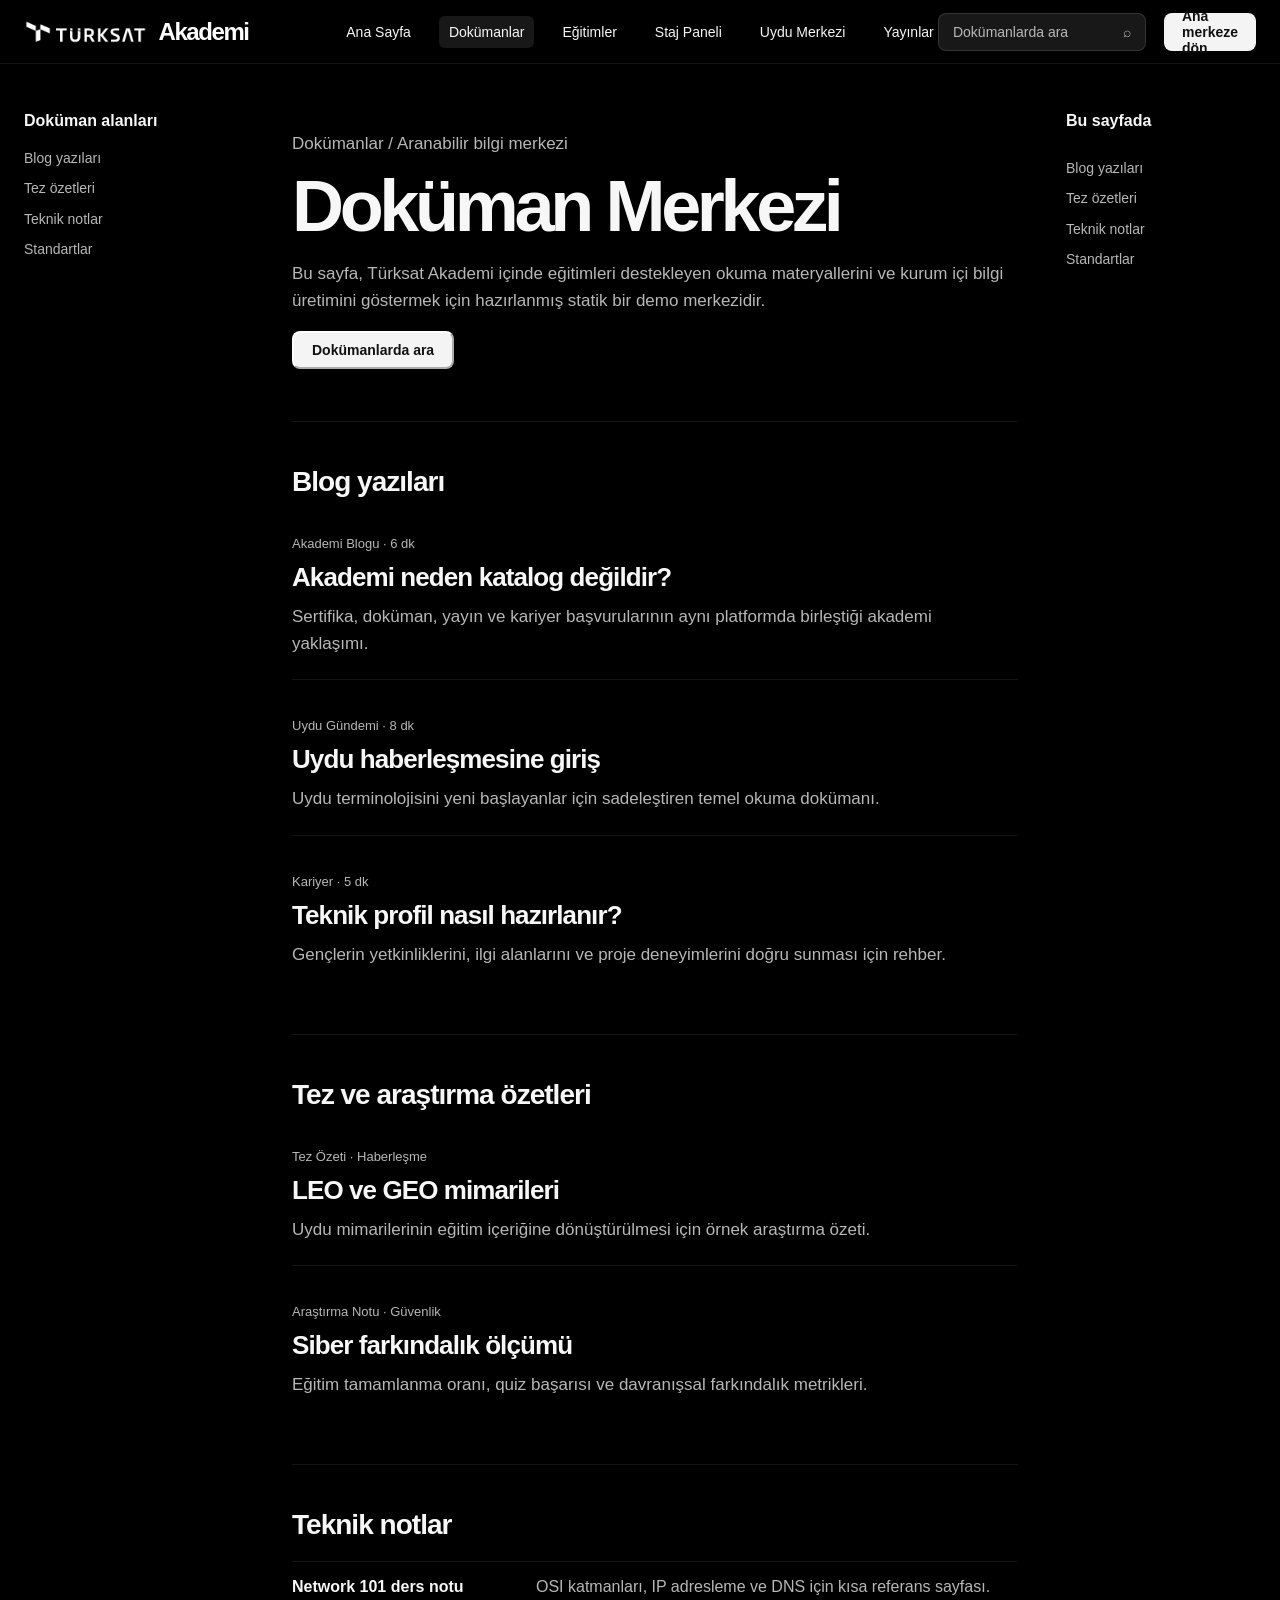
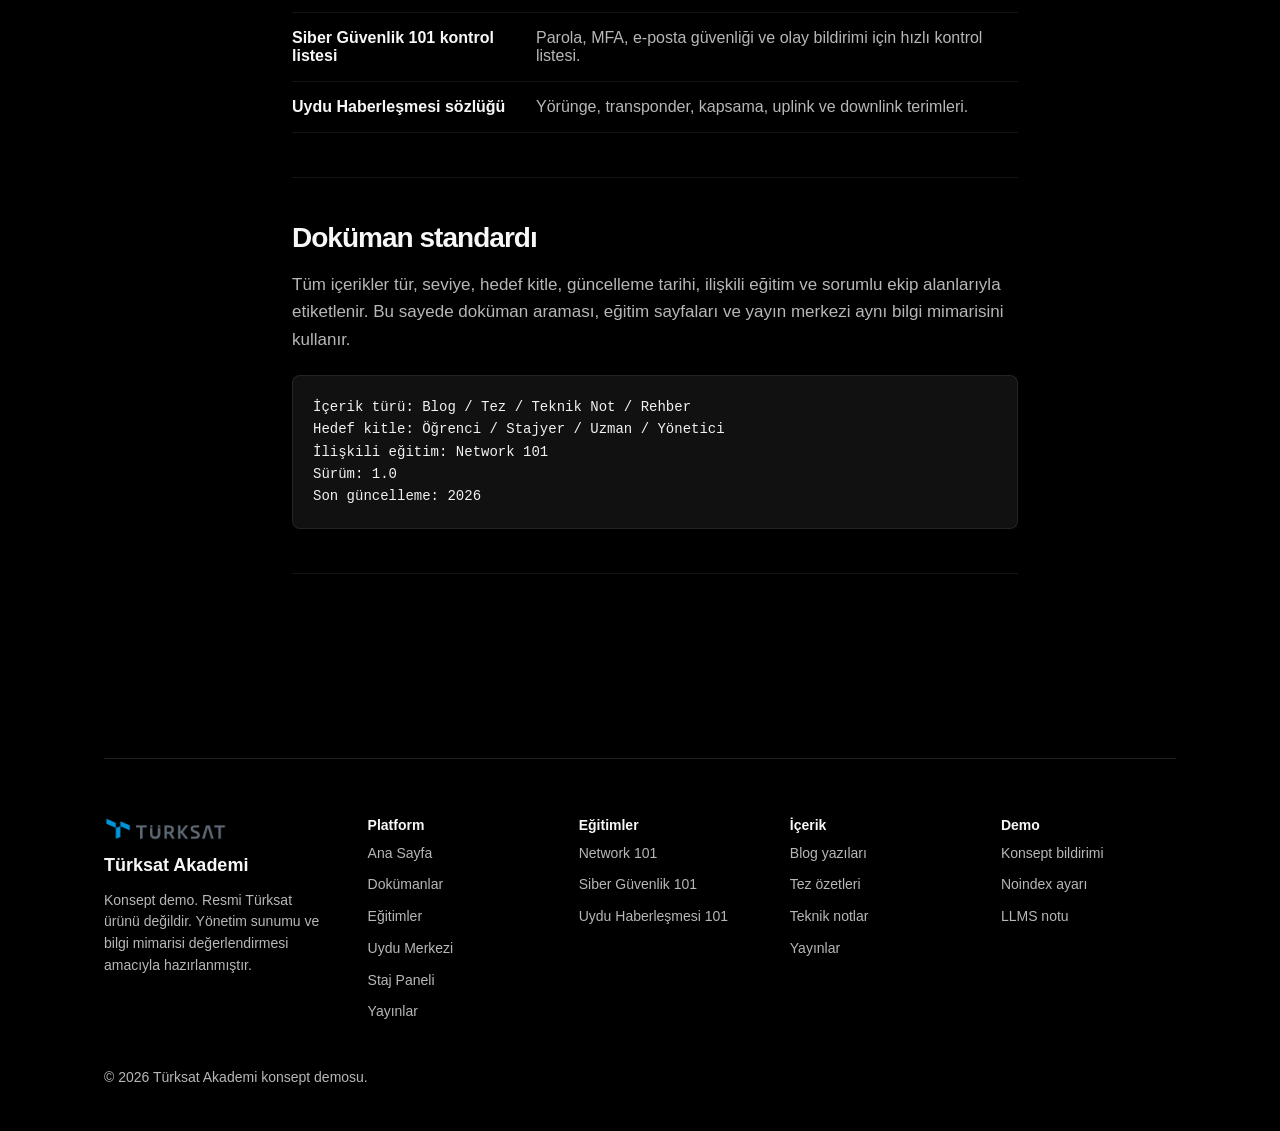
<file: public_html/docs.html>
<!DOCTYPE html>
<html lang="tr">
<head>
  <meta charset="UTF-8">
  <meta name="viewport" content="width=device-width, initial-scale=1.0">
  <title>Dokümanlar | Türksat Akademi</title>
  <meta name="description" content="Türksat Akademi konsept demosu için blog yazıları, tez özetleri, teknik notlar ve kurumsal doküman merkezi.">
  <meta name="robots" content="noindex, nofollow">
  <meta name="theme-color" content="#050505">
  <link rel="icon" type="image/png" href="img/brand/turksat-favicon.png">
  <link rel="stylesheet" href="style.css?v=mobile-6">
</head>
<body>
  <header class="topbar">
    <a class="brand" href="index.html" aria-label="Türksat Akademi ana sayfa">
      <span class="brand-mark"><img src="img/brand/turksat-logo.png" alt="Türksat logosu"></span>
      <span class="brand-copy"><strong>Akademi</strong><small>Geliştirici Merkezi</small></span>
    </a>
    <nav class="main-nav" aria-label="Ana gezinme">
      <a href="index.html">Ana Sayfa</a>
      <a class="is-active" href="docs.html">Dokümanlar</a>
      <a href="egitim.html">Eğitimler</a>
      <a href="staj.html">Staj Paneli</a>
      <a href="uydu.html">Uydu Merkezi</a>
      <a href="yayinlar.html">Yayınlar</a>
    </nav>
    <div class="nav-actions">
      <a class="search-pill" href="#arama">Dokümanlarda ara <span>⌕</span></a>
      <a class="dashboard-btn" href="index.html">Ana merkeze dön</a>
    </div>
  </header>

  <main class="docs-layout">
    <aside class="docs-sidebar">
      <span class="sidebar-title">Doküman alanları</span>
      <nav>
        <a href="#blog">Blog yazıları</a>
        <a href="#tezler">Tez özetleri</a>
        <a href="#teknik-notlar">Teknik notlar</a>
        <a href="#standartlar">Standartlar</a>
      </nav>
    </aside>

    <div class="docs-content">
      <section class="docs-hero">
        <p class="eyebrow">Dokümanlar / Aranabilir bilgi merkezi</p>
        <h1>Doküman Merkezi</h1>
        <p>Bu sayfa, Türksat Akademi içinde eğitimleri destekleyen okuma materyallerini ve kurum içi bilgi üretimini göstermek için hazırlanmış statik bir demo merkezidir.</p>
        <button class="dashboard-btn search-launch" type="button">Dokümanlarda ara</button>
      </section>

      <section class="docs-section" id="blog">
        <h2>Blog yazıları</h2>
        <div class="article-list">
          <article>
            <span>Akademi Blogu · 6 dk</span>
            <h3>Akademi neden katalog değildir?</h3>
            <p>Sertifika, doküman, yayın ve kariyer başvurularının aynı platformda birleştiği akademi yaklaşımı.</p>
          </article>
          <article>
            <span>Uydu Gündemi · 8 dk</span>
            <h3>Uydu haberleşmesine giriş</h3>
            <p>Uydu terminolojisini yeni başlayanlar için sadeleştiren temel okuma dokümanı.</p>
          </article>
          <article>
            <span>Kariyer · 5 dk</span>
            <h3>Teknik profil nasıl hazırlanır?</h3>
            <p>Gençlerin yetkinliklerini, ilgi alanlarını ve proje deneyimlerini doğru sunması için rehber.</p>
          </article>
        </div>
      </section>

      <section class="docs-section" id="tezler">
        <h2>Tez ve araştırma özetleri</h2>
        <div class="article-list">
          <article>
            <span>Tez Özeti · Haberleşme</span>
            <h3>LEO ve GEO mimarileri</h3>
            <p>Uydu mimarilerinin eğitim içeriğine dönüştürülmesi için örnek araştırma özeti.</p>
          </article>
          <article>
            <span>Araştırma Notu · Güvenlik</span>
            <h3>Siber farkındalık ölçümü</h3>
            <p>Eğitim tamamlanma oranı, quiz başarısı ve davranışsal farkındalık metrikleri.</p>
          </article>
        </div>
      </section>

      <section class="docs-section" id="teknik-notlar">
        <h2>Teknik notlar</h2>
        <div class="table-list">
          <div>
            <span>Network 101 ders notu</span>
            <em>OSI katmanları, IP adresleme ve DNS için kısa referans sayfası.</em>
          </div>
          <div>
            <span>Siber Güvenlik 101 kontrol listesi</span>
            <em>Parola, MFA, e-posta güvenliği ve olay bildirimi için hızlı kontrol listesi.</em>
          </div>
          <div>
            <span>Uydu Haberleşmesi sözlüğü</span>
            <em>Yörünge, transponder, kapsama, uplink ve downlink terimleri.</em>
          </div>
        </div>
      </section>

      <section class="docs-section" id="standartlar">
        <h2>Doküman standardı</h2>
        <p>Tüm içerikler tür, seviye, hedef kitle, güncelleme tarihi, ilişkili eğitim ve sorumlu ekip alanlarıyla etiketlenir. Bu sayede doküman araması, eğitim sayfaları ve yayın merkezi aynı bilgi mimarisini kullanır.</p>
        <pre><code>İçerik türü: Blog / Tez / Teknik Not / Rehber
Hedef kitle: Öğrenci / Stajyer / Uzman / Yönetici
İlişkili eğitim: Network 101
Sürüm: 1.0
Son güncelleme: 2026</code></pre>
      </section>
    </div>

    <aside class="toc">
      <span>Bu sayfada</span>
      <a href="#blog">Blog yazıları</a>
      <a href="#tezler">Tez özetleri</a>
      <a href="#teknik-notlar">Teknik notlar</a>
      <a href="#standartlar">Standartlar</a>
    </aside>
  </main>
  <footer class="site-footer">
    <div class="footer-grid">
      <div class="footer-brand">
        <span class="footer-brand-mark"><img src="img/brand/turksat-logo.png" alt="Türksat logosu"></span>
        <strong>Türksat Akademi</strong>
        <p>Konsept demo. Resmi Türksat ürünü değildir. Yönetim sunumu ve bilgi mimarisi değerlendirmesi amacıyla hazırlanmıştır.</p>
      </div>
      <nav class="footer-col" aria-label="Platform">
        <strong>Platform</strong>
        <a href="index.html">Ana Sayfa</a>
        <a href="docs.html">Dokümanlar</a>
        <a href="egitim.html">Eğitimler</a>
        <a href="uydu.html">Uydu Merkezi</a>
        <a href="staj.html">Staj Paneli</a>
        <a href="yayinlar.html">Yayınlar</a>
      </nav>
      <nav class="footer-col" aria-label="Eğitimler">
        <strong>Eğitimler</strong>
        <a href="network101.html">Network 101</a>
        <a href="siber-guvenlik101.html">Siber Güvenlik 101</a>
        <a href="uydu-haberlesmesi101.html">Uydu Haberleşmesi 101</a>
      </nav>
      <nav class="footer-col" aria-label="İçerik">
        <strong>İçerik</strong>
        <a href="docs.html#blog">Blog yazıları</a>
        <a href="docs.html#tezler">Tez özetleri</a>
        <a href="docs.html#teknik-notlar">Teknik notlar</a>
        <a href="yayinlar.html">Yayınlar</a>
      </nav>
      <nav class="footer-col" aria-label="Demo">
        <strong>Demo</strong>
        <a href="index.html">Konsept bildirimi</a>
        <a href="robots.txt">Noindex ayarı</a>
        <a href="llms.txt">LLMS notu</a>
      </nav>
    </div>
    <div class="footer-bottom">© 2026 Türksat Akademi konsept demosu.</div>
  </footer>
  <script src="script.js"></script>
</body>
</html>
</file>
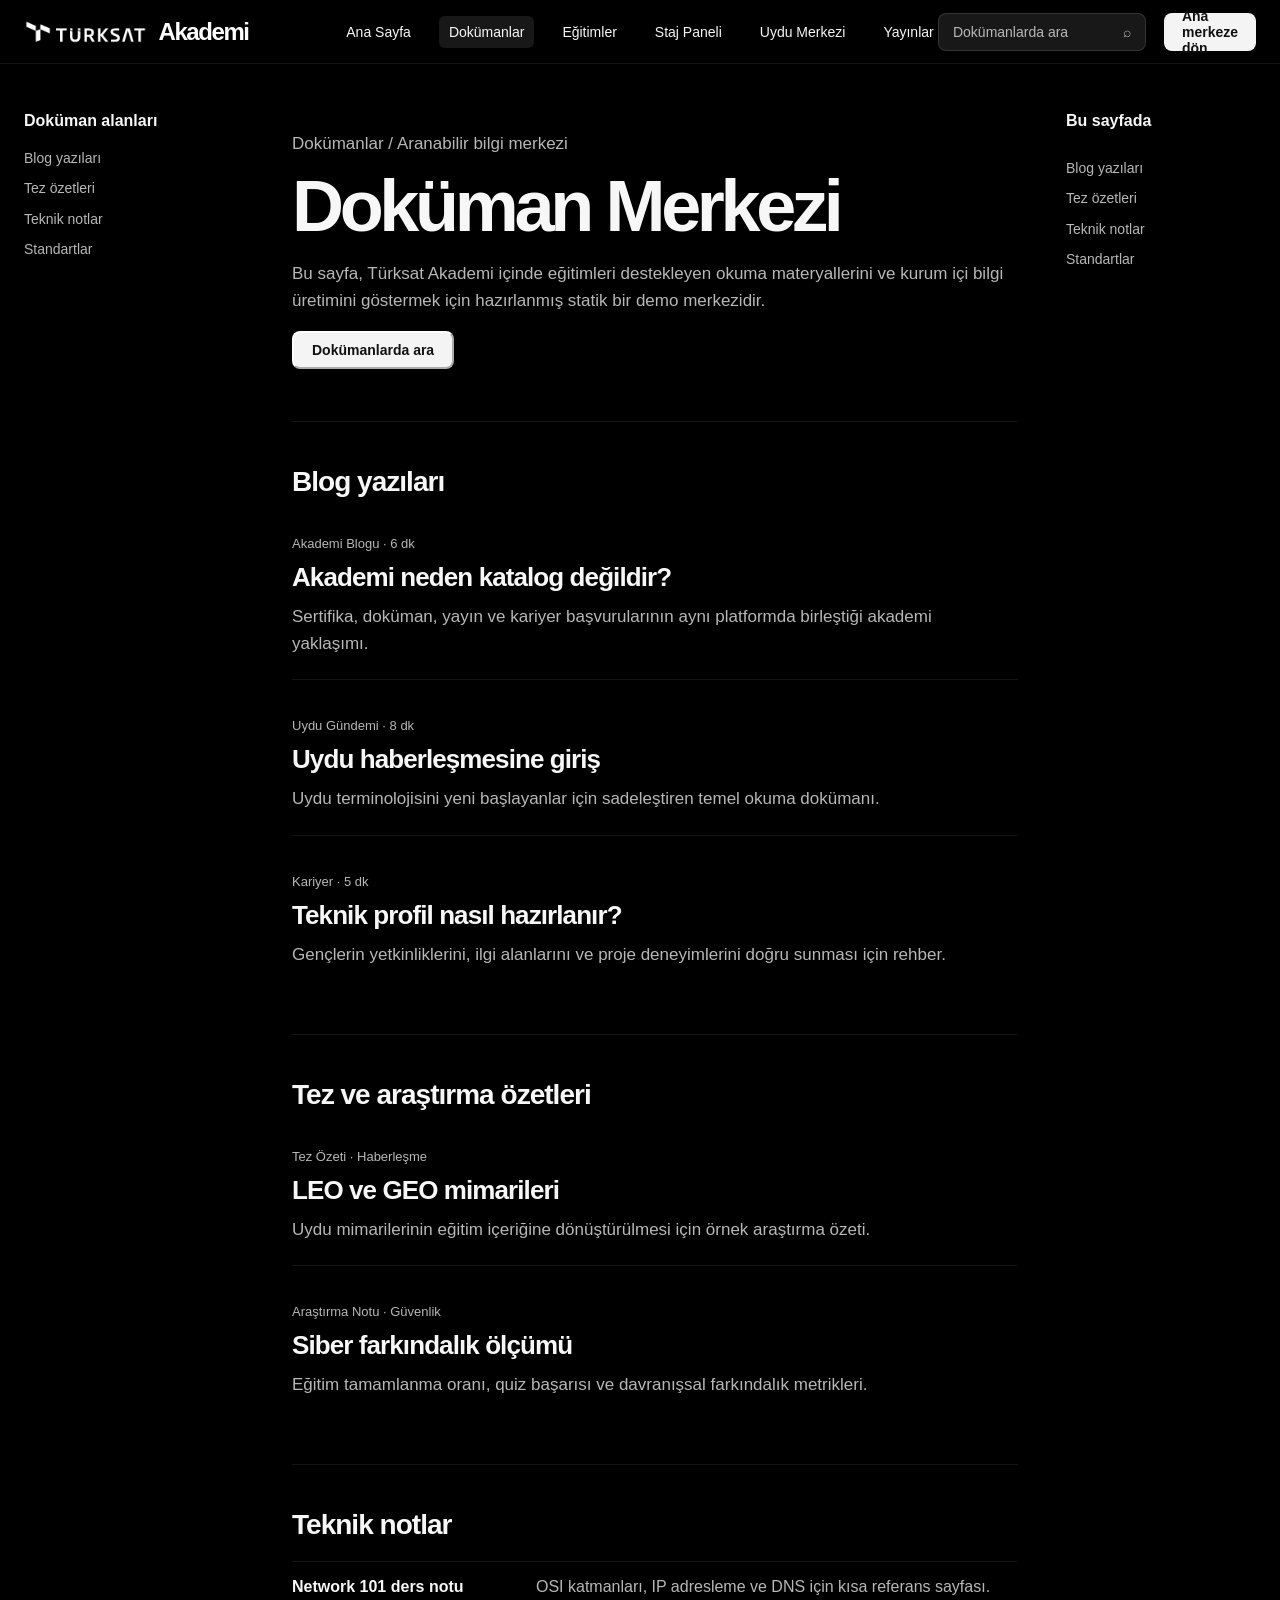
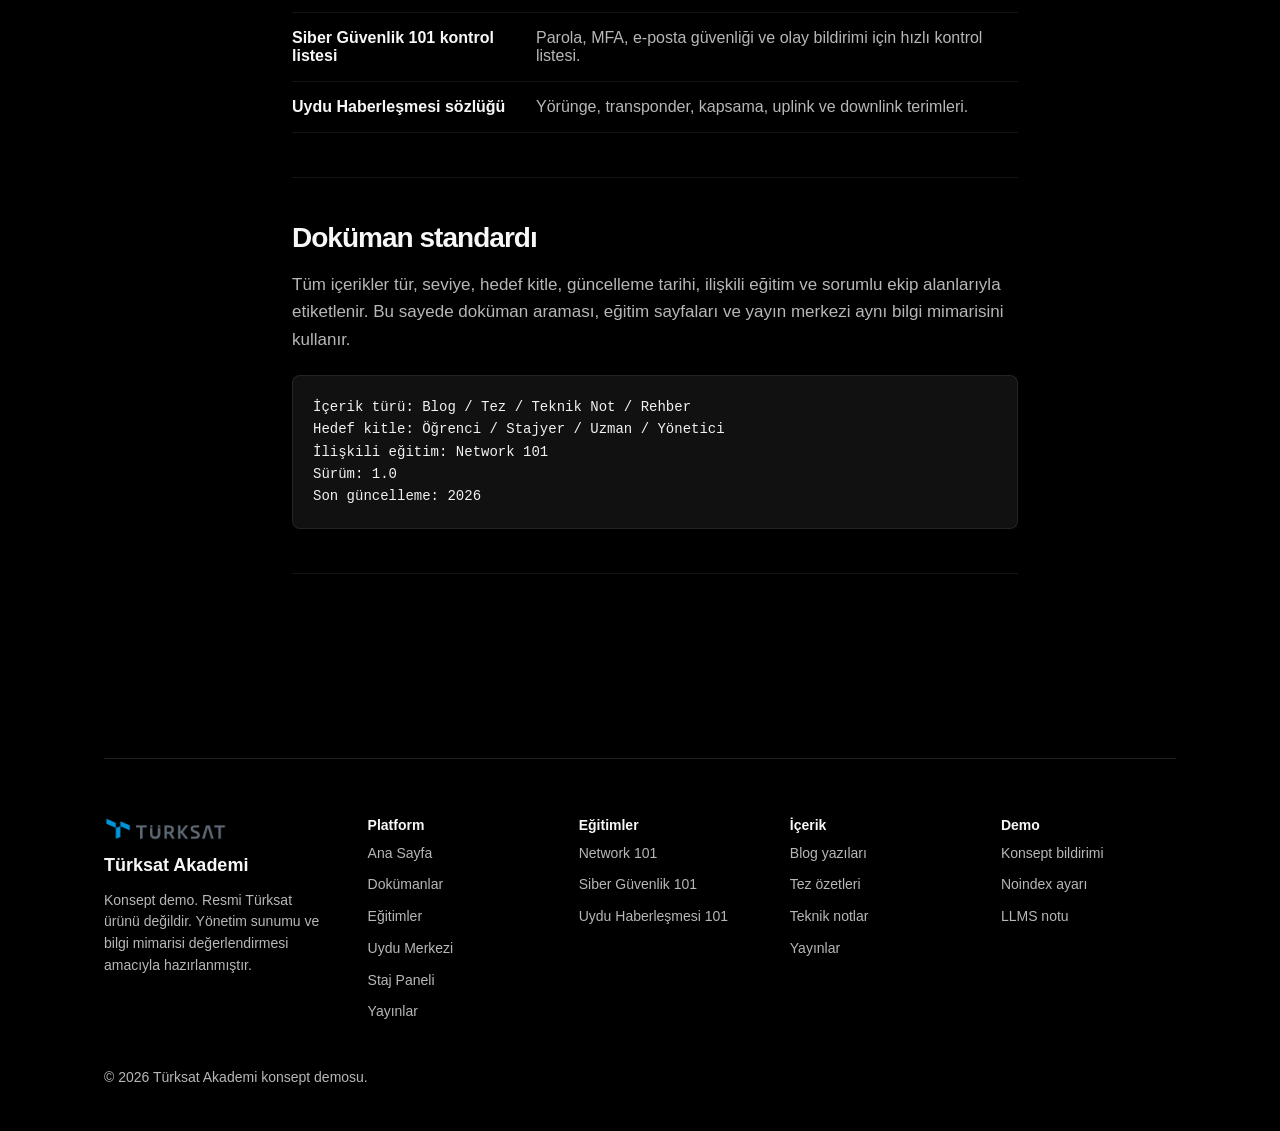
<file: public_html/dokumanlar.html>
<!DOCTYPE html>
<html lang="tr">
<head>
  <meta charset="UTF-8">
  <meta name="viewport" content="width=device-width, initial-scale=1.0">
  <title>Dokümanlar yönlendiriliyor | Türksat Akademi</title>
  <meta name="robots" content="noindex, nofollow">
  <link rel="icon" type="image/png" href="img/brand/turksat-favicon.png">
  <meta http-equiv="refresh" content="0; url=docs.html">
  <link rel="canonical" href="docs.html">
</head>
<body>
  <a href="docs.html">Dokümanlar sayfasına geç</a>
</body>
</html>
</file>
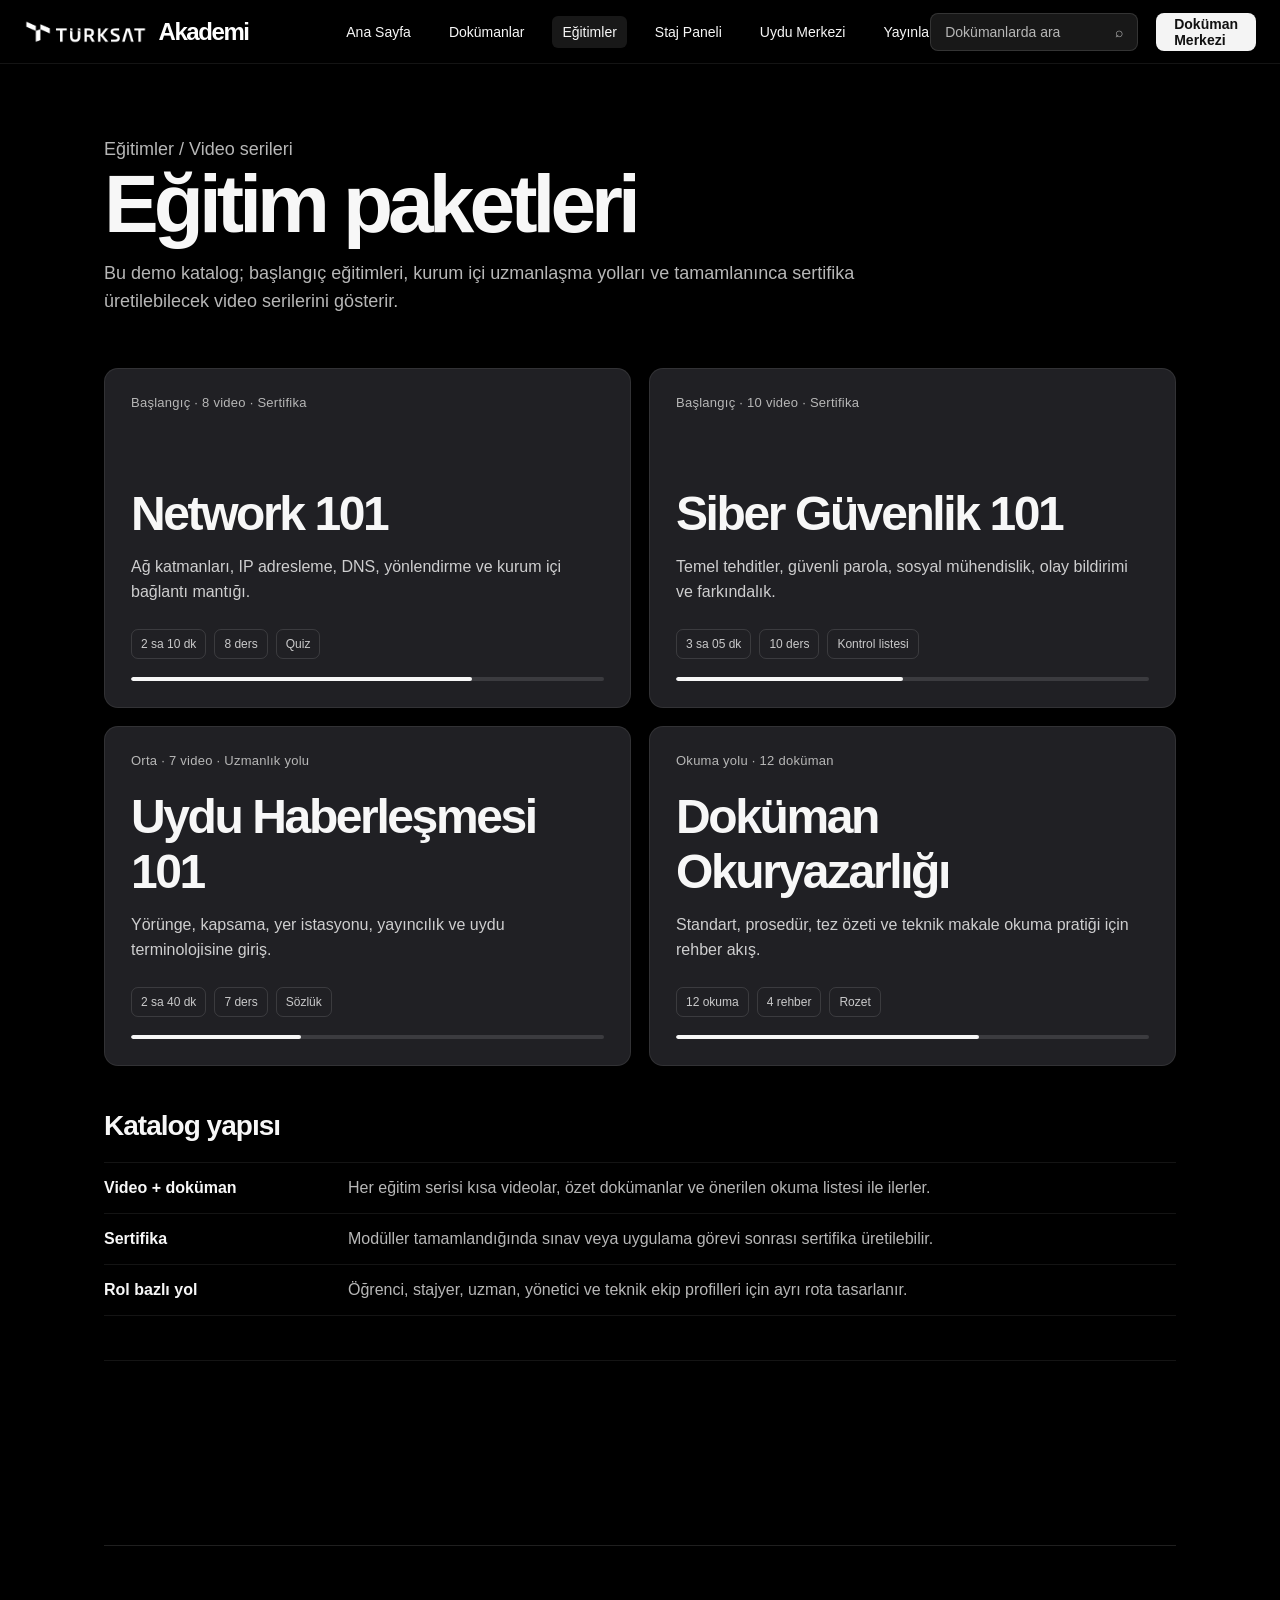
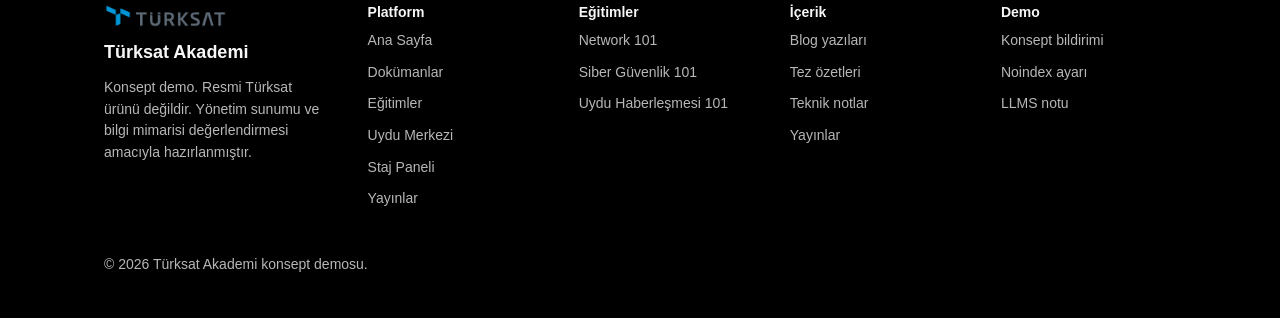
<file: public_html/egitim.html>
<!DOCTYPE html>
<html lang="tr">
<head>
  <meta charset="UTF-8">
  <meta name="viewport" content="width=device-width, initial-scale=1.0">
  <title>Eğitimler | Türksat Akademi</title>
  <meta name="description" content="Türksat Akademi konsept demosu için video serileri, sertifika akışları ve rol bazlı eğitim katalogları.">
  <meta name="robots" content="noindex, nofollow">
  <meta name="theme-color" content="#050505">
  <link rel="icon" type="image/png" href="img/brand/turksat-favicon.png">
  <link rel="stylesheet" href="style.css?v=mobile-6">
</head>
<body>
  <header class="topbar">
    <a class="brand" href="index.html" aria-label="Türksat Akademi ana sayfa">
      <span class="brand-mark"><img src="img/brand/turksat-logo.png" alt="Türksat logosu"></span>
      <span class="brand-copy"><strong>Akademi</strong><small>Geliştirici Merkezi</small></span>
    </a>
    <nav class="main-nav" aria-label="Ana gezinme">
      <a href="index.html">Ana Sayfa</a>
      <a href="docs.html">Dokümanlar</a>
      <a class="is-active" href="egitim.html">Eğitimler</a>
      <a href="staj.html">Staj Paneli</a>
      <a href="uydu.html">Uydu Merkezi</a>
      <a href="yayinlar.html">Yayınlar</a>
    </nav>
    <div class="nav-actions">
      <a class="search-pill" href="docs.html">Dokümanlarda ara <span>⌕</span></a>
      <a class="dashboard-btn" href="docs.html">Doküman Merkezi</a>
    </div>
  </header>

  <main class="page-shell">
    <section class="page-hero">
      <p class="eyebrow">Eğitimler / Video serileri</p>
      <h1>Eğitim paketleri</h1>
      <p>Bu demo katalog; başlangıç eğitimleri, kurum içi uzmanlaşma yolları ve tamamlanınca sertifika üretilebilecek video serilerini gösterir.</p>
    </section>

    <section class="course-card-grid page-course-grid">
      <a class="course-card accent-blue" href="network101.html">
        <span>Başlangıç · 8 video · Sertifika</span>
        <h2>Network 101</h2>
        <p>Ağ katmanları, IP adresleme, DNS, yönlendirme ve kurum içi bağlantı mantığı.</p>
        <div class="course-meta">
          <em>2 sa 10 dk</em>
          <em>8 ders</em>
          <em>Quiz</em>
        </div>
        <div class="course-progress"><i style="width: 72%"></i></div>
      </a>
      <a class="course-card accent-red" href="siber-guvenlik101.html">
        <span>Başlangıç · 10 video · Sertifika</span>
        <h2>Siber Güvenlik 101</h2>
        <p>Temel tehditler, güvenli parola, sosyal mühendislik, olay bildirimi ve farkındalık.</p>
        <div class="course-meta">
          <em>3 sa 05 dk</em>
          <em>10 ders</em>
          <em>Kontrol listesi</em>
        </div>
        <div class="course-progress"><i style="width: 48%"></i></div>
      </a>
      <a class="course-card accent-green" href="uydu-haberlesmesi101.html">
        <span>Orta · 7 video · Uzmanlık yolu</span>
        <h2>Uydu Haberleşmesi 101</h2>
        <p>Yörünge, kapsama, yer istasyonu, yayıncılık ve uydu terminolojisine giriş.</p>
        <div class="course-meta">
          <em>2 sa 40 dk</em>
          <em>7 ders</em>
          <em>Sözlük</em>
        </div>
        <div class="course-progress"><i style="width: 36%"></i></div>
      </a>
      <a class="course-card accent-yellow" href="docs.html">
        <span>Okuma yolu · 12 doküman</span>
        <h2>Doküman Okuryazarlığı</h2>
        <p>Standart, prosedür, tez özeti ve teknik makale okuma pratiği için rehber akış.</p>
        <div class="course-meta">
          <em>12 okuma</em>
          <em>4 rehber</em>
          <em>Rozet</em>
        </div>
        <div class="course-progress"><i style="width: 64%"></i></div>
      </a>
    </section>

    <section class="docs-section">
      <h2>Katalog yapısı</h2>
      <div class="table-list">
        <div>
          <span>Video + doküman</span>
          <em>Her eğitim serisi kısa videolar, özet dokümanlar ve önerilen okuma listesi ile ilerler.</em>
        </div>
        <div>
          <span>Sertifika</span>
          <em>Modüller tamamlandığında sınav veya uygulama görevi sonrası sertifika üretilebilir.</em>
        </div>
        <div>
          <span>Rol bazlı yol</span>
          <em>Öğrenci, stajyer, uzman, yönetici ve teknik ekip profilleri için ayrı rota tasarlanır.</em>
        </div>
      </div>
    </section>
  </main>
  <footer class="site-footer">
    <div class="footer-grid">
      <div class="footer-brand">
        <span class="footer-brand-mark"><img src="img/brand/turksat-logo.png" alt="Türksat logosu"></span>
        <strong>Türksat Akademi</strong>
        <p>Konsept demo. Resmi Türksat ürünü değildir. Yönetim sunumu ve bilgi mimarisi değerlendirmesi amacıyla hazırlanmıştır.</p>
      </div>
      <nav class="footer-col" aria-label="Platform">
        <strong>Platform</strong>
        <a href="index.html">Ana Sayfa</a>
        <a href="docs.html">Dokümanlar</a>
        <a href="egitim.html">Eğitimler</a>
        <a href="uydu.html">Uydu Merkezi</a>
        <a href="staj.html">Staj Paneli</a>
        <a href="yayinlar.html">Yayınlar</a>
      </nav>
      <nav class="footer-col" aria-label="Eğitimler">
        <strong>Eğitimler</strong>
        <a href="network101.html">Network 101</a>
        <a href="siber-guvenlik101.html">Siber Güvenlik 101</a>
        <a href="uydu-haberlesmesi101.html">Uydu Haberleşmesi 101</a>
      </nav>
      <nav class="footer-col" aria-label="İçerik">
        <strong>İçerik</strong>
        <a href="docs.html#blog">Blog yazıları</a>
        <a href="docs.html#tezler">Tez özetleri</a>
        <a href="docs.html#teknik-notlar">Teknik notlar</a>
        <a href="yayinlar.html">Yayınlar</a>
      </nav>
      <nav class="footer-col" aria-label="Demo">
        <strong>Demo</strong>
        <a href="index.html">Konsept bildirimi</a>
        <a href="robots.txt">Noindex ayarı</a>
        <a href="llms.txt">LLMS notu</a>
      </nav>
    </div>
    <div class="footer-bottom">© 2026 Türksat Akademi konsept demosu.</div>
  </footer>
  <script src="script.js"></script>
</body>
</html>
</file>
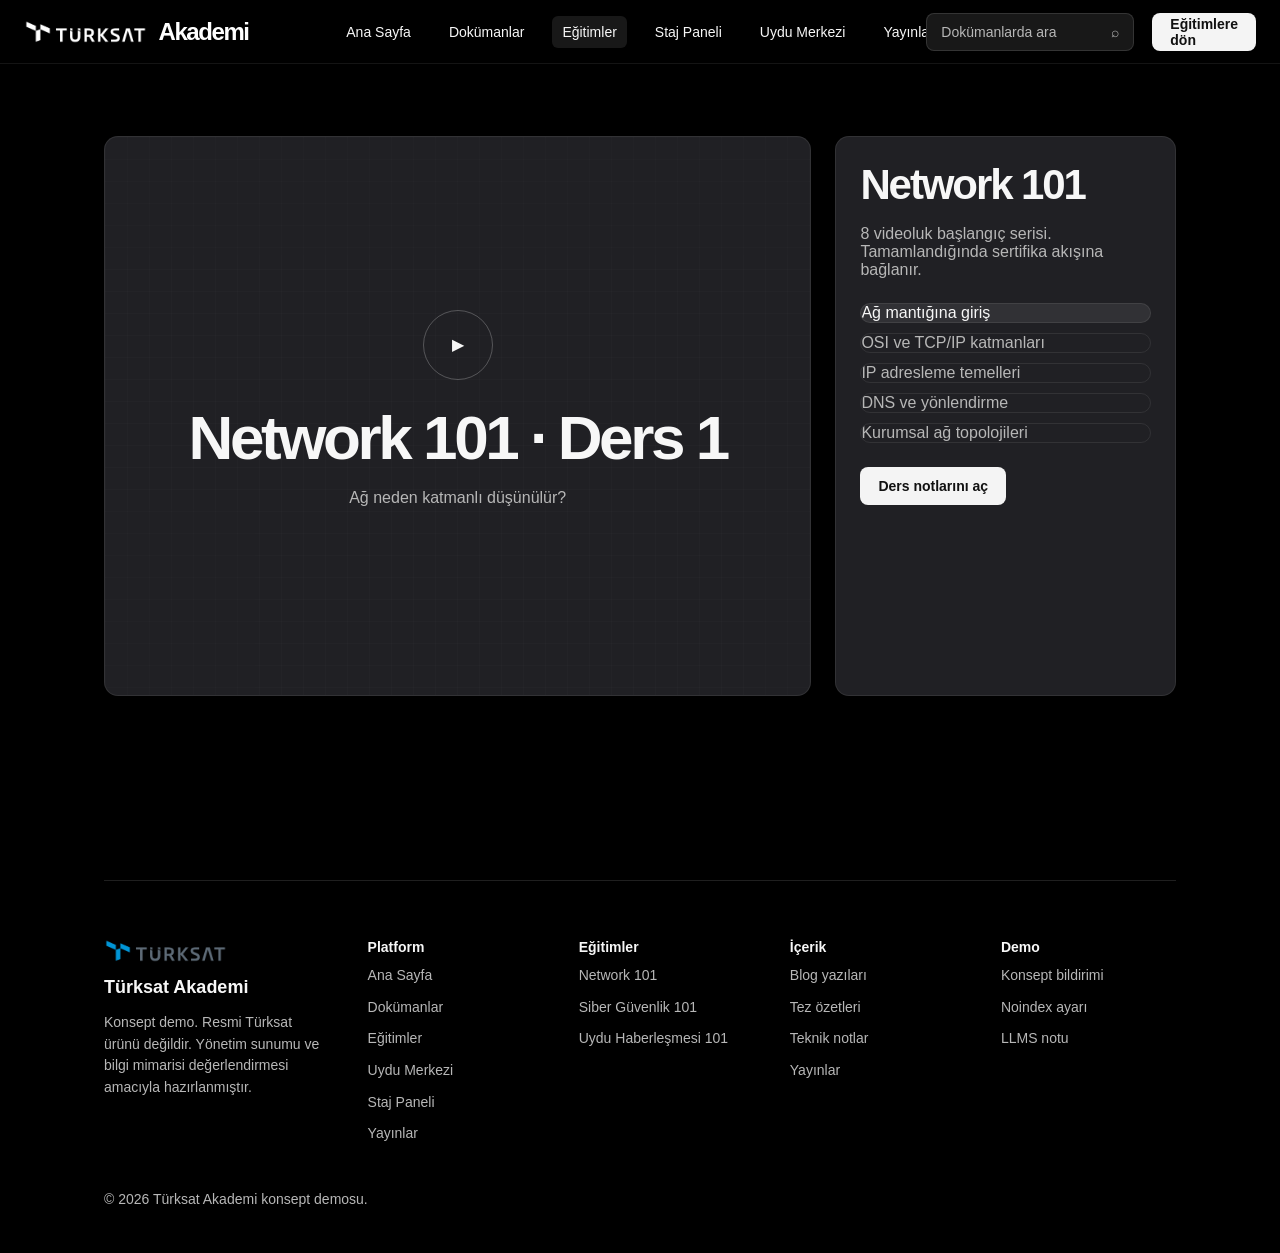
<file: public_html/network101.html>
<!DOCTYPE html>
<html lang="tr">
<head>
  <meta charset="UTF-8">
  <meta name="viewport" content="width=device-width, initial-scale=1.0">
  <title>Network 101 | Türksat Akademi</title>
  <meta name="robots" content="noindex, nofollow">
  <link rel="icon" type="image/png" href="img/brand/turksat-favicon.png">
  <link rel="stylesheet" href="style.css?v=mobile-6">
</head>
<body>
  <header class="topbar">
    <a class="brand" href="index.html"><span class="brand-mark"><img src="img/brand/turksat-logo.png" alt="Türksat logosu"></span><span class="brand-copy"><strong>Akademi</strong><small>Geliştirici Merkezi</small></span></a>
    <nav class="main-nav" aria-label="Ana gezinme"><a href="index.html">Ana Sayfa</a><a href="docs.html">Dokümanlar</a><a class="is-active" href="egitim.html">Eğitimler</a><a href="staj.html">Staj Paneli</a><a href="uydu.html">Uydu Merkezi</a><a href="yayinlar.html">Yayınlar</a></nav>
    <div class="nav-actions"><a class="search-pill" href="docs.html">Dokümanlarda ara <span>⌕</span></a><a class="dashboard-btn" href="egitim.html">Eğitimlere dön</a></div>
  </header>
  <main class="course-player page-shell">
    <section class="video-stage"><div class="video-placeholder"><span>▶</span><strong>Network 101 · Ders 1</strong><p>Ağ neden katmanlı düşünülür?</p></div></section>
    <aside class="lesson-panel"><h1>Network 101</h1><p>8 videoluk başlangıç serisi. Tamamlandığında sertifika akışına bağlanır.</p><ol><li class="is-active">Ağ mantığına giriş</li><li>OSI ve TCP/IP katmanları</li><li>IP adresleme temelleri</li><li>DNS ve yönlendirme</li><li>Kurumsal ağ topolojileri</li></ol><a class="dashboard-btn" href="docs.html#teknik-notlar">Ders notlarını aç</a></aside>
  </main>
  <footer class="site-footer">
    <div class="footer-grid">
      <div class="footer-brand">
        <span class="footer-brand-mark"><img src="img/brand/turksat-logo.png" alt="Türksat logosu"></span>
        <strong>Türksat Akademi</strong>
        <p>Konsept demo. Resmi Türksat ürünü değildir. Yönetim sunumu ve bilgi mimarisi değerlendirmesi amacıyla hazırlanmıştır.</p>
      </div>
      <nav class="footer-col" aria-label="Platform">
        <strong>Platform</strong>
        <a href="index.html">Ana Sayfa</a>
        <a href="docs.html">Dokümanlar</a>
        <a href="egitim.html">Eğitimler</a>
        <a href="uydu.html">Uydu Merkezi</a>
        <a href="staj.html">Staj Paneli</a>
        <a href="yayinlar.html">Yayınlar</a>
      </nav>
      <nav class="footer-col" aria-label="Eğitimler">
        <strong>Eğitimler</strong>
        <a href="network101.html">Network 101</a>
        <a href="siber-guvenlik101.html">Siber Güvenlik 101</a>
        <a href="uydu-haberlesmesi101.html">Uydu Haberleşmesi 101</a>
      </nav>
      <nav class="footer-col" aria-label="İçerik">
        <strong>İçerik</strong>
        <a href="docs.html#blog">Blog yazıları</a>
        <a href="docs.html#tezler">Tez özetleri</a>
        <a href="docs.html#teknik-notlar">Teknik notlar</a>
        <a href="yayinlar.html">Yayınlar</a>
      </nav>
      <nav class="footer-col" aria-label="Demo">
        <strong>Demo</strong>
        <a href="index.html">Konsept bildirimi</a>
        <a href="robots.txt">Noindex ayarı</a>
        <a href="llms.txt">LLMS notu</a>
      </nav>
    </div>
    <div class="footer-bottom">© 2026 Türksat Akademi konsept demosu.</div>
  </footer>
  <script src="script.js"></script>
</body>
</html>
</file>
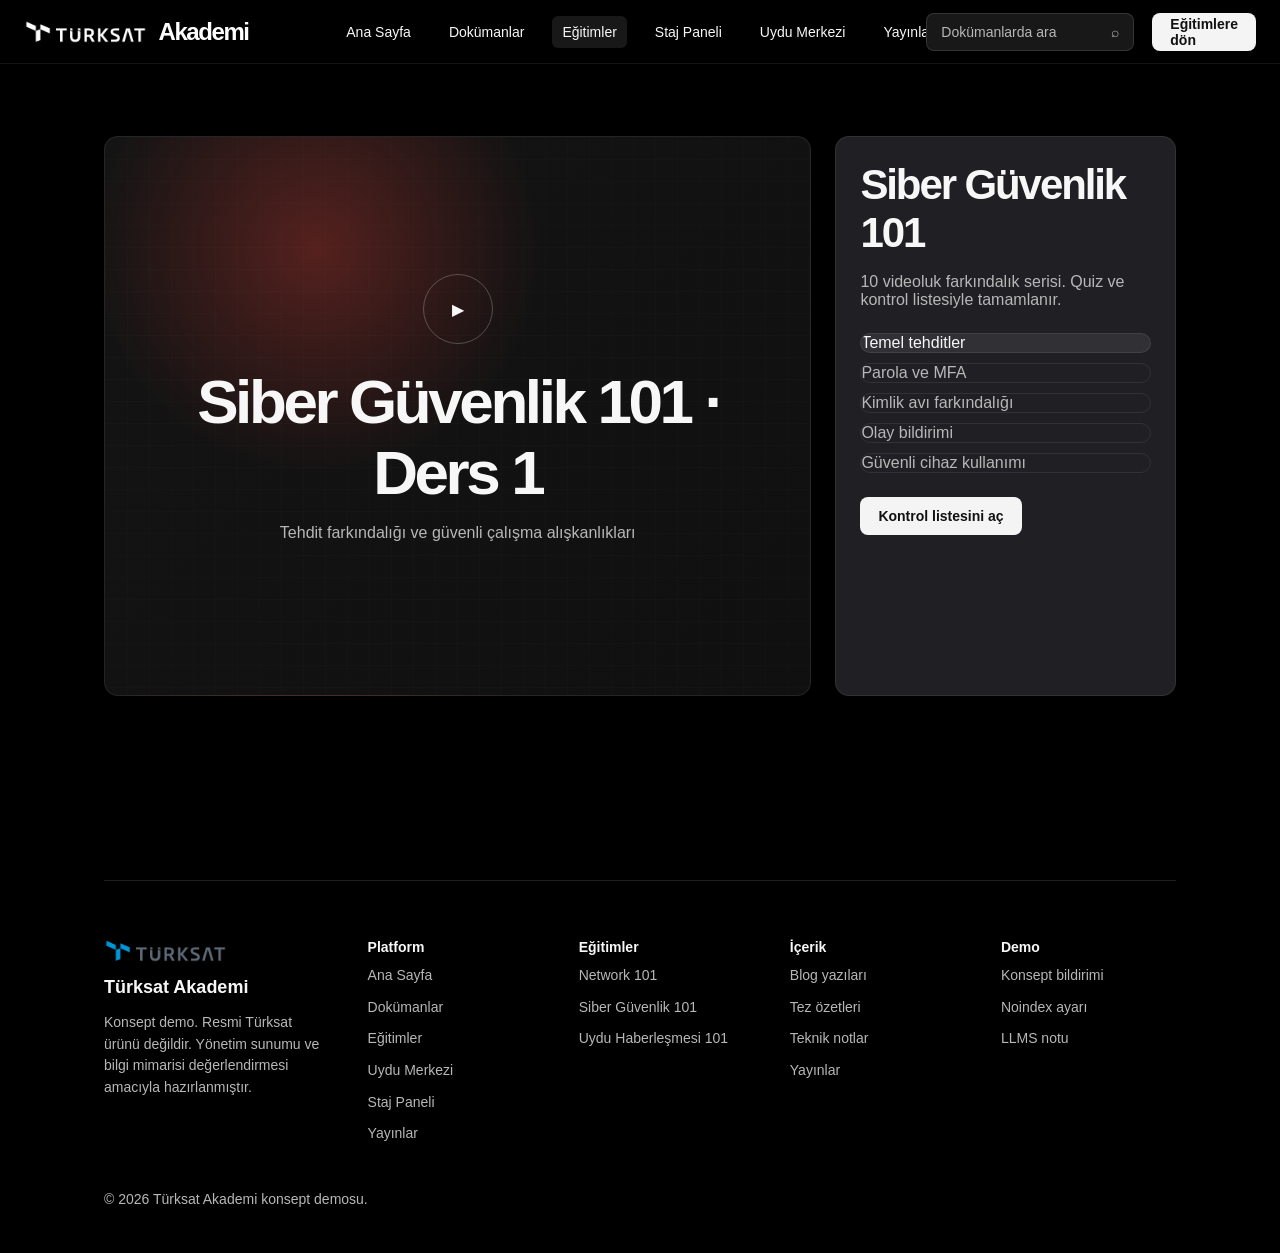
<file: public_html/siber-guvenlik101.html>
<!DOCTYPE html>
<html lang="tr">
<head>
  <meta charset="UTF-8">
  <meta name="viewport" content="width=device-width, initial-scale=1.0">
  <title>Siber Güvenlik 101 | Türksat Akademi</title>
  <meta name="robots" content="noindex, nofollow">
  <link rel="icon" type="image/png" href="img/brand/turksat-favicon.png">
  <link rel="stylesheet" href="style.css?v=mobile-6">
</head>
<body>
  <header class="topbar">
    <a class="brand" href="index.html"><span class="brand-mark"><img src="img/brand/turksat-logo.png" alt="Türksat logosu"></span><span class="brand-copy"><strong>Akademi</strong><small>Geliştirici Merkezi</small></span></a>
    <nav class="main-nav" aria-label="Ana gezinme"><a href="index.html">Ana Sayfa</a><a href="docs.html">Dokümanlar</a><a class="is-active" href="egitim.html">Eğitimler</a><a href="staj.html">Staj Paneli</a><a href="uydu.html">Uydu Merkezi</a><a href="yayinlar.html">Yayınlar</a></nav>
    <div class="nav-actions"><a class="search-pill" href="docs.html">Dokümanlarda ara <span>⌕</span></a><a class="dashboard-btn" href="egitim.html">Eğitimlere dön</a></div>
  </header>
  <main class="course-player page-shell">
    <section class="video-stage"><div class="video-placeholder danger"><span>▶</span><strong>Siber Güvenlik 101 · Ders 1</strong><p>Tehdit farkındalığı ve güvenli çalışma alışkanlıkları</p></div></section>
    <aside class="lesson-panel"><h1>Siber Güvenlik 101</h1><p>10 videoluk farkındalık serisi. Quiz ve kontrol listesiyle tamamlanır.</p><ol><li class="is-active">Temel tehditler</li><li>Parola ve MFA</li><li>Kimlik avı farkındalığı</li><li>Olay bildirimi</li><li>Güvenli cihaz kullanımı</li></ol><a class="dashboard-btn" href="docs.html#teknik-notlar">Kontrol listesini aç</a></aside>
  </main>
  <footer class="site-footer">
    <div class="footer-grid">
      <div class="footer-brand">
        <span class="footer-brand-mark"><img src="img/brand/turksat-logo.png" alt="Türksat logosu"></span>
        <strong>Türksat Akademi</strong>
        <p>Konsept demo. Resmi Türksat ürünü değildir. Yönetim sunumu ve bilgi mimarisi değerlendirmesi amacıyla hazırlanmıştır.</p>
      </div>
      <nav class="footer-col" aria-label="Platform">
        <strong>Platform</strong>
        <a href="index.html">Ana Sayfa</a>
        <a href="docs.html">Dokümanlar</a>
        <a href="egitim.html">Eğitimler</a>
        <a href="uydu.html">Uydu Merkezi</a>
        <a href="staj.html">Staj Paneli</a>
        <a href="yayinlar.html">Yayınlar</a>
      </nav>
      <nav class="footer-col" aria-label="Eğitimler">
        <strong>Eğitimler</strong>
        <a href="network101.html">Network 101</a>
        <a href="siber-guvenlik101.html">Siber Güvenlik 101</a>
        <a href="uydu-haberlesmesi101.html">Uydu Haberleşmesi 101</a>
      </nav>
      <nav class="footer-col" aria-label="İçerik">
        <strong>İçerik</strong>
        <a href="docs.html#blog">Blog yazıları</a>
        <a href="docs.html#tezler">Tez özetleri</a>
        <a href="docs.html#teknik-notlar">Teknik notlar</a>
        <a href="yayinlar.html">Yayınlar</a>
      </nav>
      <nav class="footer-col" aria-label="Demo">
        <strong>Demo</strong>
        <a href="index.html">Konsept bildirimi</a>
        <a href="robots.txt">Noindex ayarı</a>
        <a href="llms.txt">LLMS notu</a>
      </nav>
    </div>
    <div class="footer-bottom">© 2026 Türksat Akademi konsept demosu.</div>
  </footer>
  <script src="script.js"></script>
</body>
</html>
</file>
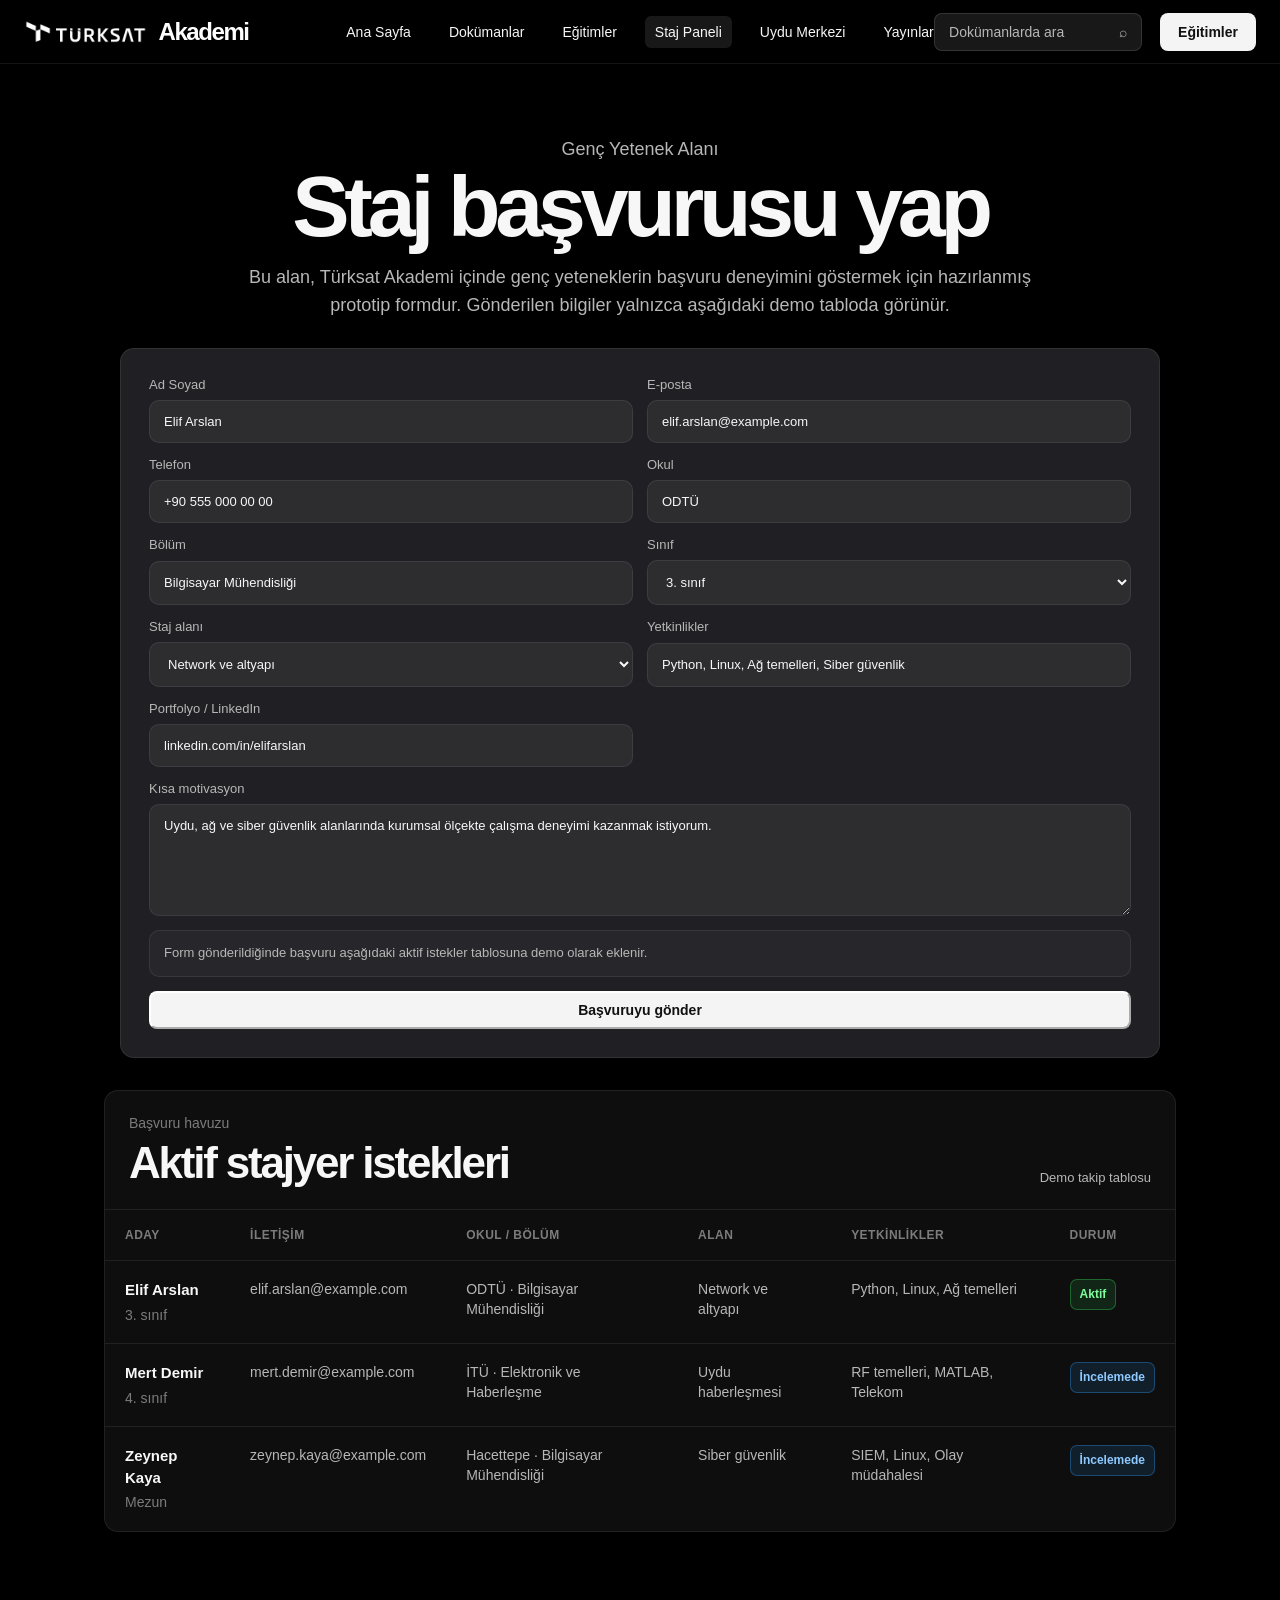
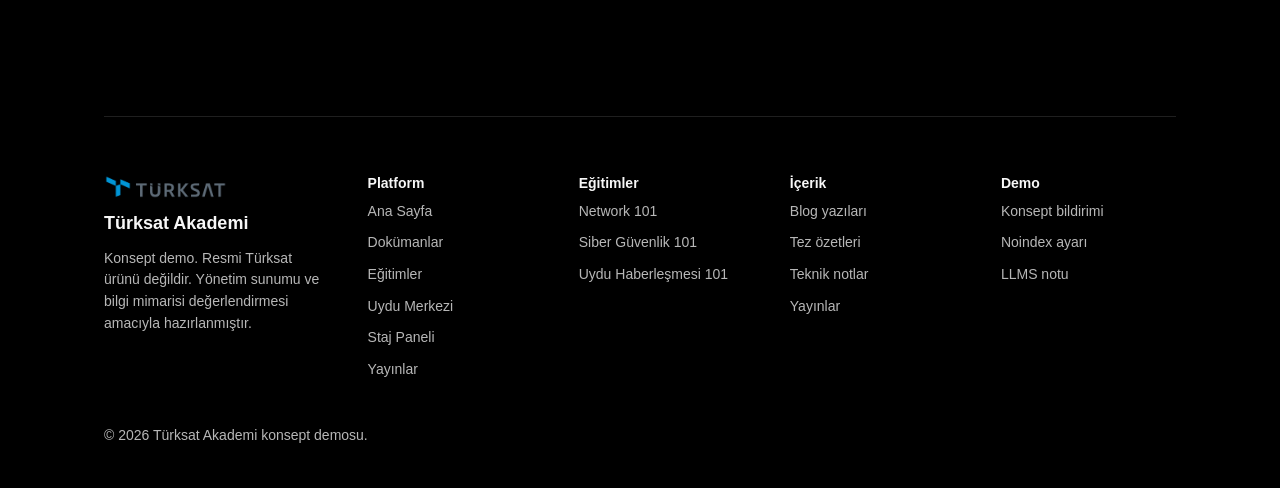
<file: public_html/staj.html>
<!DOCTYPE html>
<html lang="tr">
<head>
  <meta charset="UTF-8">
  <meta name="viewport" content="width=device-width, initial-scale=1.0">
  <title>Staj Paneli | Türksat Akademi</title>
  <meta name="description" content="Türksat Akademi konsept demosu için prototip genç yetenek ve staj başvuru alanı.">
  <meta name="robots" content="noindex, nofollow">
  <meta name="theme-color" content="#050505">
  <link rel="icon" type="image/png" href="img/brand/turksat-favicon.png">
  <link rel="stylesheet" href="style.css?v=mobile-6">
</head>
<body>
  <header class="topbar">
    <a class="brand" href="index.html" aria-label="Türksat Akademi ana sayfa">
      <span class="brand-mark"><img src="img/brand/turksat-logo.png" alt="Türksat logosu"></span>
      <span class="brand-copy"><strong>Akademi</strong><small>Geliştirici Merkezi</small></span>
    </a>
    <nav class="main-nav" aria-label="Ana gezinme">
      <a href="index.html">Ana Sayfa</a>
      <a href="docs.html">Dokümanlar</a>
      <a href="egitim.html">Eğitimler</a>
      <a class="is-active" href="staj.html">Staj Paneli</a>
      <a href="uydu.html">Uydu Merkezi</a>
      <a href="yayinlar.html">Yayınlar</a>
    </nav>
    <div class="nav-actions">
      <a class="search-pill" href="docs.html">Dokümanlarda ara <span>⌕</span></a>
      <a class="dashboard-btn" href="egitim.html">Eğitimler</a>
    </div>
  </header>

  <main class="page-shell">
    <section class="internship-apply" aria-labelledby="internshipApplyTitle">
      <div class="internship-apply-head">
        <p class="eyebrow">Genç Yetenek Alanı</p>
        <h1 id="internshipApplyTitle">Staj başvurusu yap</h1>
        <p>Bu alan, Türksat Akademi içinde genç yeteneklerin başvuru deneyimini göstermek için hazırlanmış prototip formdur. Gönderilen bilgiler yalnızca aşağıdaki demo tabloda görünür.</p>
      </div>

      <form class="internship-form" id="internshipForm">
        <label>Ad Soyad<input name="name" value="Elif Arslan" required></label>
        <label>E-posta<input type="email" name="email" value="elif.arslan@example.com" required></label>
        <label>Telefon<input name="phone" value="+90 555 000 00 00"></label>
        <label>Okul<input name="school" value="ODTÜ" required></label>
        <label>Bölüm<input name="department" value="Bilgisayar Mühendisliği" required></label>
        <label>Sınıf<select name="grade"><option>Hazırlık</option><option>1. sınıf</option><option>2. sınıf</option><option selected>3. sınıf</option><option>4. sınıf</option><option>Mezun</option></select></label>
        <label>Staj alanı<select name="track"><option>Network ve altyapı</option><option>Siber güvenlik</option><option>Uydu haberleşmesi</option><option>Yazılım geliştirme</option><option>Veri merkezi ve bulut</option><option>Proje yönetimi</option></select></label>
        <label>Yetkinlikler<input name="skills" value="Python, Linux, Ağ temelleri, Siber güvenlik"></label>
        <label>Portfolyo / LinkedIn<input name="portfolio" value="linkedin.com/in/elifarslan"></label>
        <label class="form-wide">Kısa motivasyon<textarea name="motivation" rows="4">Uydu, ağ ve siber güvenlik alanlarında kurumsal ölçekte çalışma deneyimi kazanmak istiyorum.</textarea></label>
        <div class="form-wide form-note" id="internshipFormNote" aria-live="polite">Form gönderildiğinde başvuru aşağıdaki aktif istekler tablosuna demo olarak eklenir.</div>
        <button class="dashboard-btn form-wide" type="submit">Başvuruyu gönder</button>
      </form>
    </section>

    <section class="internship-requests" aria-labelledby="internshipRequestsTitle">
      <div class="requests-head">
        <div>
          <p class="eyebrow">Başvuru havuzu</p>
          <h2 id="internshipRequestsTitle">Aktif stajyer istekleri</h2>
        </div>
        <span>Demo takip tablosu</span>
      </div>

      <div class="requests-table-wrap">
        <table class="requests-table">
          <thead>
            <tr>
              <th>Aday</th>
              <th>İletişim</th>
              <th>Okul / Bölüm</th>
              <th>Alan</th>
              <th>Yetkinlikler</th>
              <th>Durum</th>
            </tr>
          </thead>
          <tbody id="internshipRequestsBody">
            <tr>
              <td><strong>Elif Arslan</strong><span>3. sınıf</span></td>
              <td>elif.arslan@example.com</td>
              <td>ODTÜ · Bilgisayar Mühendisliği</td>
              <td>Network ve altyapı</td>
              <td>Python, Linux, Ağ temelleri</td>
              <td><span class="request-status is-active">Aktif</span></td>
            </tr>
            <tr>
              <td><strong>Mert Demir</strong><span>4. sınıf</span></td>
              <td>mert.demir@example.com</td>
              <td>İTÜ · Elektronik ve Haberleşme</td>
              <td>Uydu haberleşmesi</td>
              <td>RF temelleri, MATLAB, Telekom</td>
              <td><span class="request-status is-review">İncelemede</span></td>
            </tr>
            <tr>
              <td><strong>Zeynep Kaya</strong><span>Mezun</span></td>
              <td>zeynep.kaya@example.com</td>
              <td>Hacettepe · Bilgisayar Mühendisliği</td>
              <td>Siber güvenlik</td>
              <td>SIEM, Linux, Olay müdahalesi</td>
              <td><span class="request-status is-review">İncelemede</span></td>
            </tr>
          </tbody>
        </table>
      </div>
    </section>
  </main>
  <footer class="site-footer">
    <div class="footer-grid">
      <div class="footer-brand">
        <span class="footer-brand-mark"><img src="img/brand/turksat-logo.png" alt="Türksat logosu"></span>
        <strong>Türksat Akademi</strong>
        <p>Konsept demo. Resmi Türksat ürünü değildir. Yönetim sunumu ve bilgi mimarisi değerlendirmesi amacıyla hazırlanmıştır.</p>
      </div>
      <nav class="footer-col" aria-label="Platform">
        <strong>Platform</strong>
        <a href="index.html">Ana Sayfa</a>
        <a href="docs.html">Dokümanlar</a>
        <a href="egitim.html">Eğitimler</a>
        <a href="uydu.html">Uydu Merkezi</a>
        <a href="staj.html">Staj Paneli</a>
        <a href="yayinlar.html">Yayınlar</a>
      </nav>
      <nav class="footer-col" aria-label="Eğitimler">
        <strong>Eğitimler</strong>
        <a href="network101.html">Network 101</a>
        <a href="siber-guvenlik101.html">Siber Güvenlik 101</a>
        <a href="uydu-haberlesmesi101.html">Uydu Haberleşmesi 101</a>
      </nav>
      <nav class="footer-col" aria-label="İçerik">
        <strong>İçerik</strong>
        <a href="docs.html#blog">Blog yazıları</a>
        <a href="docs.html#tezler">Tez özetleri</a>
        <a href="docs.html#teknik-notlar">Teknik notlar</a>
        <a href="yayinlar.html">Yayınlar</a>
      </nav>
      <nav class="footer-col" aria-label="Demo">
        <strong>Demo</strong>
        <a href="index.html">Konsept bildirimi</a>
        <a href="robots.txt">Noindex ayarı</a>
        <a href="llms.txt">LLMS notu</a>
      </nav>
    </div>
    <div class="footer-bottom">© 2026 Türksat Akademi konsept demosu.</div>
  </footer>
  <script src="script.js?v=internship-wide-1"></script>
</body>
</html>
</file>
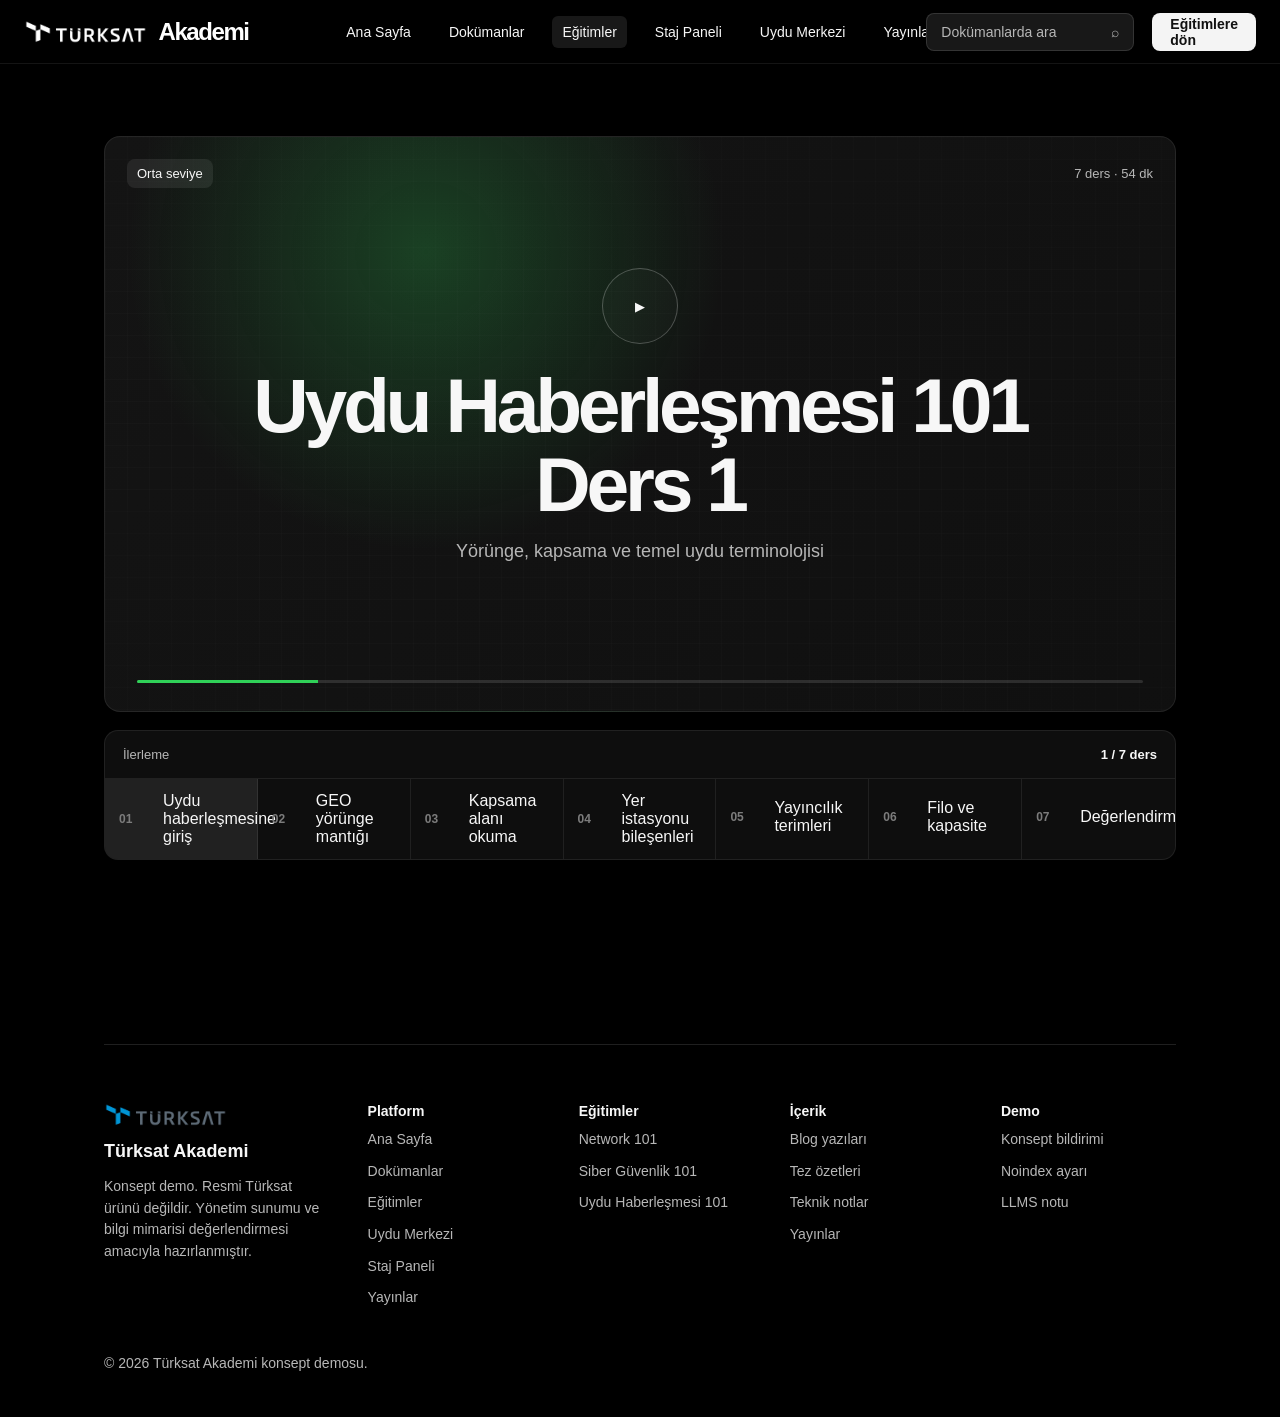
<file: public_html/uydu-haberlesmesi101.html>
<!DOCTYPE html>
<html lang="tr">
<head>
  <meta charset="UTF-8">
  <meta name="viewport" content="width=device-width, initial-scale=1.0">
  <title>Uydu Haberleşmesi 101 | Türksat Akademi</title>
  <meta name="description" content="Türksat Akademi konsept demosu için uydu haberleşmesi, yörünge, kapsama ve yer istasyonu eğitim serisi.">
  <meta name="robots" content="noindex, nofollow">
  <meta name="theme-color" content="#050505">
  <link rel="icon" type="image/png" href="img/brand/turksat-favicon.png">
  <link rel="stylesheet" href="style.css?v=mobile-6">
</head>
<body>
  <header class="topbar">
    <a class="brand" href="index.html" aria-label="Türksat Akademi ana sayfa">
      <span class="brand-mark"><img src="img/brand/turksat-logo.png" alt="Türksat logosu"></span>
      <span class="brand-copy"><strong>Akademi</strong><small>Geliştirici Merkezi</small></span>
    </a>
    <nav class="main-nav" aria-label="Ana gezinme">
      <a href="index.html">Ana Sayfa</a>
      <a href="docs.html">Dokümanlar</a>
      <a class="is-active" href="egitim.html">Eğitimler</a>
      <a href="staj.html">Staj Paneli</a>
      <a href="uydu.html">Uydu Merkezi</a>
      <a href="yayinlar.html">Yayınlar</a>
    </nav>
    <div class="nav-actions">
      <a class="search-pill" href="docs.html">Dokümanlarda ara <span>⌕</span></a>
      <a class="dashboard-btn" href="egitim.html">Eğitimlere dön</a>
    </div>
  </header>

  <main class="page-shell course-detail course-video-focus">
    <section class="course-player">
      <div class="video-stage">
        <div class="video-placeholder satellite course-video" id="courseVideo">
          <div class="course-video-top">
            <span class="course-badge">Orta seviye</span>
            <span>7 ders · 54 dk</span>
          </div>
          <button class="play-circle" type="button" aria-label="Dersi oynat">▶</button>
          <strong id="courseVideoTitle"><span>Uydu Haberleşmesi 101</span><span>Ders 1</span></strong>
          <p id="courseVideoText">Yörünge, kapsama ve temel uydu terminolojisi</p>
          <div class="video-timeline" aria-hidden="true"><i></i></div>
        </div>
      </div>

      <div class="course-progress-panel" aria-label="Ders ilerleme listesi">
        <div class="course-progress-head">
          <span>İlerleme</span>
          <strong id="courseProgressText">1 / 7 ders</strong>
        </div>
        <ol class="lesson-list course-progress-list">
          <li class="is-active" data-title="Uydu Haberleşmesi 101 · Ders 1" data-text="Yörünge, kapsama ve temel uydu terminolojisi"><button type="button"><span>01</span>Uydu haberleşmesine giriş</button></li>
          <li data-title="Uydu Haberleşmesi 101 · Ders 2" data-text="GEO uyduların 31°, 42° ve 50° Doğu slotlarında nasıl konumlandığı"><button type="button"><span>02</span>GEO yörünge mantığı</button></li>
          <li data-title="Uydu Haberleşmesi 101 · Ders 3" data-text="Kapsama haritaları, beam kavramı ve hizmet alanı yorumlama"><button type="button"><span>03</span>Kapsama alanı okuma</button></li>
          <li data-title="Uydu Haberleşmesi 101 · Ders 4" data-text="Anten, uplink, downlink, telemetri ve yer istasyonu bileşenleri"><button type="button"><span>04</span>Yer istasyonu bileşenleri</button></li>
          <li data-title="Uydu Haberleşmesi 101 · Ders 5" data-text="Transponder, frekans, yayın paketi ve operasyonel yayıncılık terimleri"><button type="button"><span>05</span>Yayıncılık terimleri</button></li>
          <li data-title="Uydu Haberleşmesi 101 · Ders 6" data-text="Türksat filosu üzerinden stratejik kapasite ve servis sürekliliği"><button type="button"><span>06</span>Filo ve kapasite</button></li>
          <li data-title="Uydu Haberleşmesi 101 · Ders 7" data-text="Kısa değerlendirme, sözlük ve uydu merkezi bağlantılı tekrar"><button type="button"><span>07</span>Değerlendirme</button></li>
        </ol>
      </div>
    </section>
  </main>
  <footer class="site-footer">
    <div class="footer-grid">
      <div class="footer-brand">
        <span class="footer-brand-mark"><img src="img/brand/turksat-logo.png" alt="Türksat logosu"></span>
        <strong>Türksat Akademi</strong>
        <p>Konsept demo. Resmi Türksat ürünü değildir. Yönetim sunumu ve bilgi mimarisi değerlendirmesi amacıyla hazırlanmıştır.</p>
      </div>
      <nav class="footer-col" aria-label="Platform">
        <strong>Platform</strong>
        <a href="index.html">Ana Sayfa</a>
        <a href="docs.html">Dokümanlar</a>
        <a href="egitim.html">Eğitimler</a>
        <a href="uydu.html">Uydu Merkezi</a>
        <a href="staj.html">Staj Paneli</a>
        <a href="yayinlar.html">Yayınlar</a>
      </nav>
      <nav class="footer-col" aria-label="Eğitimler">
        <strong>Eğitimler</strong>
        <a href="network101.html">Network 101</a>
        <a href="siber-guvenlik101.html">Siber Güvenlik 101</a>
        <a href="uydu-haberlesmesi101.html">Uydu Haberleşmesi 101</a>
      </nav>
      <nav class="footer-col" aria-label="İçerik">
        <strong>İçerik</strong>
        <a href="docs.html#blog">Blog yazıları</a>
        <a href="docs.html#tezler">Tez özetleri</a>
        <a href="docs.html#teknik-notlar">Teknik notlar</a>
        <a href="yayinlar.html">Yayınlar</a>
      </nav>
      <nav class="footer-col" aria-label="Demo">
        <strong>Demo</strong>
        <a href="index.html">Konsept bildirimi</a>
        <a href="robots.txt">Noindex ayarı</a>
        <a href="llms.txt">LLMS notu</a>
      </nav>
    </div>
    <div class="footer-bottom">© 2026 Türksat Akademi konsept demosu.</div>
  </footer>
  <script src="script.js?v=course-video-focus-1"></script>
</body>
</html>
</file>
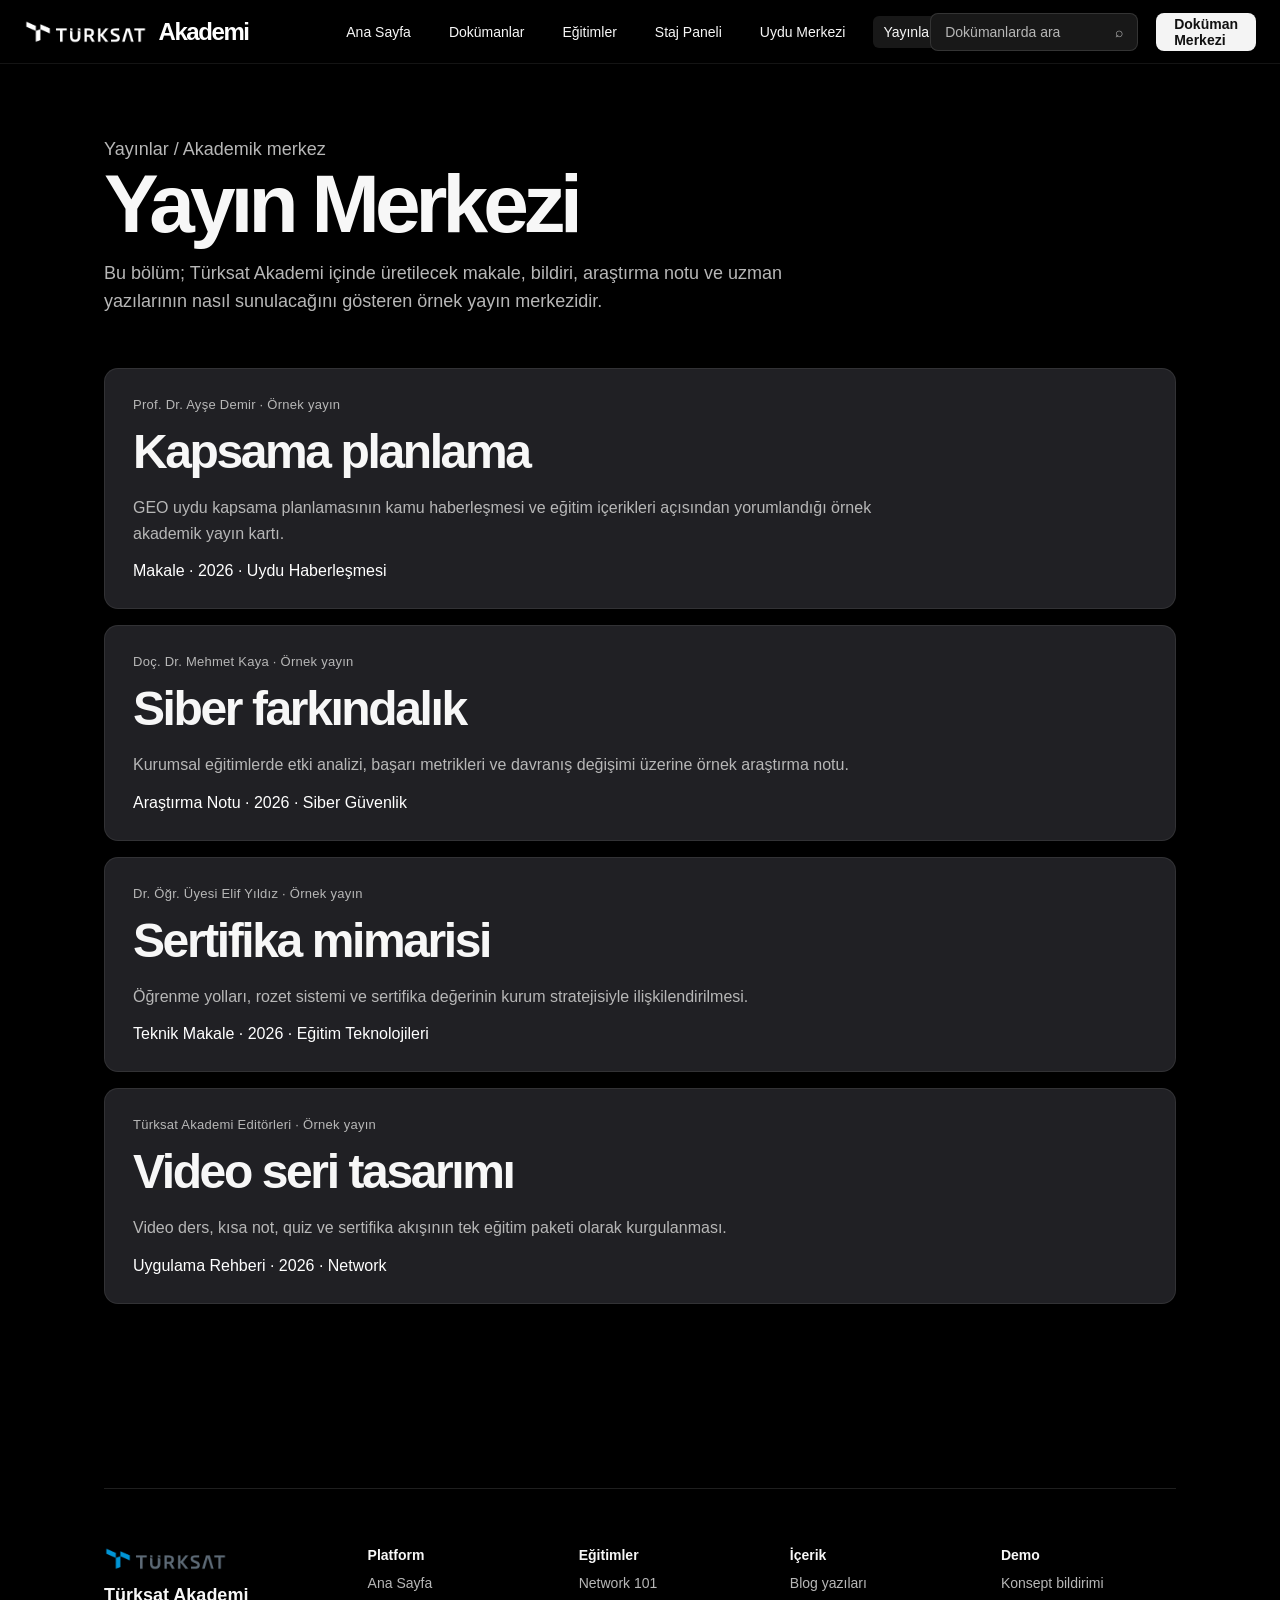
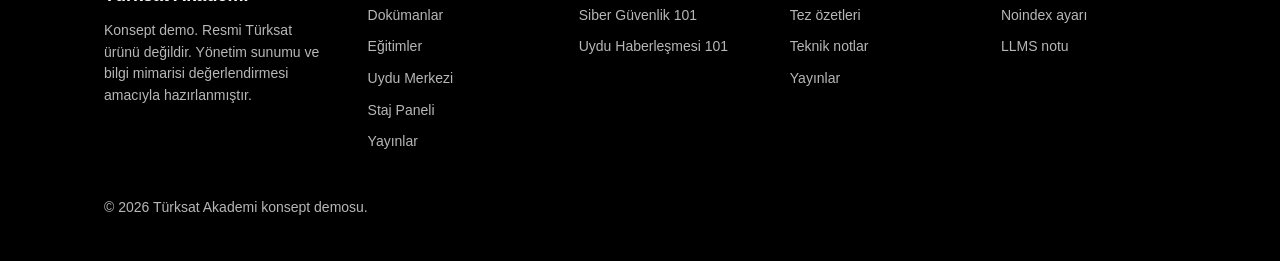
<file: public_html/yayinlar.html>
<!DOCTYPE html>
<html lang="tr">
<head>
  <meta charset="UTF-8">
  <meta name="viewport" content="width=device-width, initial-scale=1.0">
  <title>Yayınlar | Türksat Akademi</title>
  <meta name="description" content="Türksat Akademi konsept demosu için akademik yayınlar, uzman makaleleri ve araştırma notları.">
  <meta name="robots" content="noindex, nofollow">
  <meta name="theme-color" content="#050505">
  <link rel="icon" type="image/png" href="img/brand/turksat-favicon.png">
  <link rel="stylesheet" href="style.css?v=mobile-6">
</head>
<body>
  <header class="topbar">
    <a class="brand" href="index.html" aria-label="Türksat Akademi ana sayfa">
      <span class="brand-mark"><img src="img/brand/turksat-logo.png" alt="Türksat logosu"></span>
      <span class="brand-copy"><strong>Akademi</strong><small>Geliştirici Merkezi</small></span>
    </a>
    <nav class="main-nav" aria-label="Ana gezinme">
      <a href="index.html">Ana Sayfa</a>
      <a href="docs.html">Dokümanlar</a>
      <a href="egitim.html">Eğitimler</a>
      <a href="staj.html">Staj Paneli</a>
      <a href="uydu.html">Uydu Merkezi</a>
      <a class="is-active" href="yayinlar.html">Yayınlar</a>
    </nav>
    <div class="nav-actions">
      <a class="search-pill" href="docs.html">Dokümanlarda ara <span>⌕</span></a>
      <a class="dashboard-btn" href="docs.html">Doküman Merkezi</a>
    </div>
  </header>

  <main class="page-shell">
    <section class="page-hero">
      <p class="eyebrow">Yayınlar / Akademik merkez</p>
      <h1>Yayın Merkezi</h1>
      <p>Bu bölüm; Türksat Akademi içinde üretilecek makale, bildiri, araştırma notu ve uzman yazılarının nasıl sunulacağını gösteren örnek yayın merkezidir.</p>
    </section>

    <section class="publication-list">
      <article class="publication-item">
        <span>Prof. Dr. Ayşe Demir · Örnek yayın</span>
        <h2>Kapsama planlama</h2>
        <p>GEO uydu kapsama planlamasının kamu haberleşmesi ve eğitim içerikleri açısından yorumlandığı örnek akademik yayın kartı.</p>
        <em>Makale · 2026 · Uydu Haberleşmesi</em>
      </article>
      <article class="publication-item">
        <span>Doç. Dr. Mehmet Kaya · Örnek yayın</span>
        <h2>Siber farkındalık</h2>
        <p>Kurumsal eğitimlerde etki analizi, başarı metrikleri ve davranış değişimi üzerine örnek araştırma notu.</p>
        <em>Araştırma Notu · 2026 · Siber Güvenlik</em>
      </article>
      <article class="publication-item">
        <span>Dr. Öğr. Üyesi Elif Yıldız · Örnek yayın</span>
        <h2>Sertifika mimarisi</h2>
        <p>Öğrenme yolları, rozet sistemi ve sertifika değerinin kurum stratejisiyle ilişkilendirilmesi.</p>
        <em>Teknik Makale · 2026 · Eğitim Teknolojileri</em>
      </article>
      <article class="publication-item">
        <span>Türksat Akademi Editörleri · Örnek yayın</span>
        <h2>Video seri tasarımı</h2>
        <p>Video ders, kısa not, quiz ve sertifika akışının tek eğitim paketi olarak kurgulanması.</p>
        <em>Uygulama Rehberi · 2026 · Network</em>
      </article>
    </section>
  </main>
  <footer class="site-footer">
    <div class="footer-grid">
      <div class="footer-brand">
        <span class="footer-brand-mark"><img src="img/brand/turksat-logo.png" alt="Türksat logosu"></span>
        <strong>Türksat Akademi</strong>
        <p>Konsept demo. Resmi Türksat ürünü değildir. Yönetim sunumu ve bilgi mimarisi değerlendirmesi amacıyla hazırlanmıştır.</p>
      </div>
      <nav class="footer-col" aria-label="Platform">
        <strong>Platform</strong>
        <a href="index.html">Ana Sayfa</a>
        <a href="docs.html">Dokümanlar</a>
        <a href="egitim.html">Eğitimler</a>
        <a href="uydu.html">Uydu Merkezi</a>
        <a href="staj.html">Staj Paneli</a>
        <a href="yayinlar.html">Yayınlar</a>
      </nav>
      <nav class="footer-col" aria-label="Eğitimler">
        <strong>Eğitimler</strong>
        <a href="network101.html">Network 101</a>
        <a href="siber-guvenlik101.html">Siber Güvenlik 101</a>
        <a href="uydu-haberlesmesi101.html">Uydu Haberleşmesi 101</a>
      </nav>
      <nav class="footer-col" aria-label="İçerik">
        <strong>İçerik</strong>
        <a href="docs.html#blog">Blog yazıları</a>
        <a href="docs.html#tezler">Tez özetleri</a>
        <a href="docs.html#teknik-notlar">Teknik notlar</a>
        <a href="yayinlar.html">Yayınlar</a>
      </nav>
      <nav class="footer-col" aria-label="Demo">
        <strong>Demo</strong>
        <a href="index.html">Konsept bildirimi</a>
        <a href="robots.txt">Noindex ayarı</a>
        <a href="llms.txt">LLMS notu</a>
      </nav>
    </div>
    <div class="footer-bottom">© 2026 Türksat Akademi konsept demosu.</div>
  </footer>
  <script src="script.js"></script>
</body>
</html>
</file>
<file: public_html/style.css>
:root {
  --bg: #000;
  --panel: #181818;
  --panel-2: #222;
  --panel-3: #111;
  --line: rgba(255, 255, 255, 0.12);
  --line-soft: rgba(255, 255, 255, 0.08);
  --text: #f7f7f7;
  --muted: #b7b7b7;
  --faint: #7c7c7c;
  --accent: #ffffff;
  --header-bg: rgba(0, 0, 0, 0.88);
  --radius: 8px;
  --max: 1072px;
  color-scheme: dark;
}

/* Product-focused demo refinements */
.theme-toggle,
.footer-wave {
  display: none !important;
}

body {
  color-scheme: dark;
}

.hero-product {
  min-height: 68vh;
}

.hero-actions {
  display: flex;
  justify-content: center;
  gap: 12px;
  flex-wrap: wrap;
  margin-top: 28px;
}

.experience-stack {
  grid-template-columns: minmax(0, 0.92fr) minmax(380px, 1.08fr);
  gap: 56px;
  text-align: left;
}

.experience-copy {
  max-width: 560px;
  margin: 0;
  text-align: left;
}

.experience-copy h2 {
  margin: 0 0 18px;
  font-size: clamp(38px, 5vw, 72px);
  line-height: 0.96;
}

.experience-copy p:last-child {
  margin: 0;
}

.section-center {
  max-width: 900px;
  margin: 0 auto 46px;
  text-align: center;
}

.section-center h2,
.section-split h2,
.internship-copy h2,
.editorial-panel h2 {
  margin: 0;
  letter-spacing: -0.05em;
  line-height: 1;
}

.section-center h2 {
  font-size: clamp(36px, 6vw, 78px);
}

.section-center p {
  max-width: 720px;
  margin: 22px auto 0;
  color: var(--muted);
  font-size: 18px;
  line-height: 1.65;
}

.architecture-section {
  padding: 94px 0 46px;
}

.architecture-flow {
  display: grid;
  grid-template-columns: repeat(4, 1fr);
  border-top: 1px solid var(--line-soft);
  border-bottom: 1px solid var(--line-soft);
}

.architecture-flow article {
  min-height: 230px;
  padding: 26px 24px;
  border-right: 1px solid var(--line-soft);
}

.architecture-flow article:last-child {
  border-right: 0;
}

.architecture-flow span,
.course-card span,
.publication-item span,
.application-label {
  display: block;
  color: var(--muted);
  font-size: 13px;
  letter-spacing: 0.02em;
}

.architecture-flow h3 {
  margin: 74px 0 12px;
  font-size: 28px;
  letter-spacing: -0.04em;
}

.architecture-flow p {
  margin: 0;
  color: var(--muted);
  line-height: 1.55;
}

.internship-showcase {
  display: grid;
  grid-template-columns: minmax(360px, 0.96fr) minmax(0, 1.04fr);
  gap: 54px;
  align-items: center;
  padding: 72px 0;
}

.internship-panel,
.application-card,
.internship-form,
.editorial-panel,
.publication-item,
.lesson-panel,
.video-placeholder {
  border: 1px solid var(--line-soft);
  background: rgba(18, 18, 18, 0.78);
  border-radius: 14px;
}

.internship-panel {
  padding: 28px;
}

.panel-topline {
  display: flex;
  justify-content: space-between;
  gap: 16px;
  padding-bottom: 24px;
  border-bottom: 1px solid var(--line-soft);
  color: var(--muted);
  font-size: 13px;
}

.panel-topline strong {
  color: #30d158;
}

.profile-row {
  display: flex;
  align-items: center;
  gap: 16px;
  padding: 28px 0 20px;
}

.profile-row strong {
  display: block;
  font-size: 22px;
}

.profile-row span {
  display: block;
  margin-top: 4px;
  color: var(--muted);
}

.profile-avatar {
  width: 56px;
  height: 56px;
  display: grid;
  place-items: center;
  border-radius: 12px;
  background: linear-gradient(135deg, #29b6ff, #30d158);
  color: #03100b;
  font-weight: 800;
}

.skill-strip {
  display: flex;
  flex-wrap: wrap;
  gap: 8px;
  margin: 18px 0;
}

.skill-strip span {
  padding: 7px 10px;
  border: 1px solid var(--line-soft);
  border-radius: 8px;
  color: var(--text);
  font-size: 13px;
}

.application-status {
  display: grid;
  grid-template-columns: 10px minmax(0, 1fr);
  gap: 12px;
  align-items: start;
  margin-top: 22px;
  color: var(--muted);
}

.application-status span {
  width: 10px;
  height: 10px;
  margin-top: 6px;
  border-radius: 50%;
  background: #30d158;
}

.application-status p {
  margin: 0;
}

.internship-copy h2 {
  font-size: clamp(36px, 5vw, 68px);
}

.internship-copy p {
  max-width: 640px;
  color: var(--muted);
  font-size: 18px;
  line-height: 1.65;
}

.course-preview {
  padding: 62px 0;
}

.section-split {
  display: flex;
  justify-content: space-between;
  align-items: end;
  gap: 24px;
  margin-bottom: 26px;
}

.section-split h2 {
  max-width: 720px;
  font-size: clamp(36px, 5vw, 66px);
}

.text-link {
  color: var(--text);
  text-decoration: none;
  border-bottom: 1px solid currentColor;
  padding-bottom: 3px;
  font-weight: 650;
}

.course-card-grid {
  display: grid;
  grid-template-columns: repeat(3, 1fr);
  gap: 18px;
}

.page-course-grid {
  grid-template-columns: repeat(2, 1fr);
}

.course-card {
  min-height: 280px;
  display: flex;
  flex-direction: column;
  justify-content: space-between;
  padding: 26px;
  border: 1px solid var(--line-soft);
  border-radius: 14px;
  background: rgba(18, 18, 18, 0.78);
  color: var(--text);
  text-decoration: none;
  transition: transform 180ms ease, border-color 180ms ease, background 180ms ease;
}

.course-card:hover {
  transform: translateY(-8px);
  border-color: rgba(255, 255, 255, 0.34);
}

.course-card h2,
.course-card h3 {
  margin: auto 0 14px;
  font-size: clamp(28px, 4vw, 48px);
  letter-spacing: -0.05em;
}

.course-card p {
  margin: 0;
  color: rgba(255, 255, 255, 0.78);
  line-height: 1.55;
}

.accent-blue:hover {
  background: linear-gradient(135deg, rgba(47, 155, 255, 0.36), rgba(18, 18, 18, 0.82));
}

.accent-red:hover {
  background: linear-gradient(135deg, rgba(255, 69, 58, 0.34), rgba(18, 18, 18, 0.82));
}

.accent-green:hover {
  background: linear-gradient(135deg, rgba(48, 209, 88, 0.30), rgba(18, 18, 18, 0.82));
}

.accent-yellow:hover {
  background: linear-gradient(135deg, rgba(255, 214, 10, 0.34), rgba(18, 18, 18, 0.82));
}

.content-columns {
  display: grid;
  grid-template-columns: 1fr 1fr;
  gap: 20px;
  padding: 44px 0 84px;
}

.editorial-panel {
  min-height: 330px;
  padding: 30px;
}

.editorial-panel h2 {
  margin-top: 72px;
  font-size: clamp(32px, 4vw, 56px);
}

.editorial-panel p {
  color: var(--muted);
  line-height: 1.65;
}

.article-list {
  display: grid;
  gap: 14px;
}

.article-list article {
  padding: 22px 0;
  border-bottom: 1px solid var(--line-soft);
}

.article-list article:last-child {
  border-bottom: 0;
}

.article-list span {
  color: var(--muted);
  font-size: 13px;
}

.article-list h3 {
  margin: 10px 0;
  font-size: 26px;
  letter-spacing: -0.035em;
}

.article-list p {
  margin: 0;
  color: var(--muted);
}

.publication-list {
  display: grid;
  gap: 16px;
}

.publication-item {
  padding: 28px;
}

.publication-item h2 {
  max-width: 860px;
  margin: 12px 0;
  font-size: clamp(28px, 4vw, 48px);
  letter-spacing: -0.05em;
}

.publication-item p {
  max-width: 780px;
  color: var(--muted);
  line-height: 1.6;
}

.publication-item em {
  color: var(--accent);
  font-style: normal;
}

.internship-apply {
  width: min(var(--max), 100%);
  margin: 0 auto;
  padding-bottom: 8px;
}

.internship-apply-head {
  max-width: 820px;
  margin: 0 auto;
  padding-bottom: 28px;
  text-align: center;
}

.internship-apply-head h1 {
  margin: 0 0 16px;
  font-size: clamp(48px, 7vw, 86px);
  line-height: 0.98;
  letter-spacing: -0.06em;
}

.internship-apply-head p {
  margin: 0;
  color: var(--muted);
  font-size: 18px;
  line-height: 1.55;
}

.internship-workspace {
  display: grid;
  grid-template-columns: minmax(320px, 0.85fr) minmax(0, 1.15fr);
  gap: 24px;
}

.internship-form {
  display: grid;
  grid-template-columns: repeat(2, minmax(0, 1fr));
  gap: 14px;
  width: min(100%, 1040px);
  margin: 0 auto;
  padding: 28px;
}

.internship-form label {
  display: grid;
  gap: 8px;
  color: var(--muted);
  font-size: 13px;
}

.internship-form input,
.internship-form select,
.internship-form textarea,
.search-input {
  width: 100%;
  border: 1px solid var(--line-soft);
  border-radius: 10px;
  background: rgba(255, 255, 255, 0.06);
  color: var(--text);
  padding: 13px 14px;
  font: inherit;
}

.internship-form textarea {
  min-height: 112px;
  resize: vertical;
}

.form-wide {
  grid-column: 1 / -1;
}

button.form-wide {
  width: 100%;
}

.form-note {
  padding: 13px 14px;
  border: 1px solid var(--line-soft);
  border-radius: 10px;
  background: rgba(255, 255, 255, 0.035);
  color: var(--muted);
  font-size: 13px;
  line-height: 1.45;
}

.form-note.is-success {
  border-color: rgba(48, 209, 88, 0.34);
  background: rgba(48, 209, 88, 0.10);
  color: #9dffb3;
}

.application-card {
  padding: 30px;
}

.application-card h2 {
  margin: 12px 0 6px;
  font-size: clamp(36px, 6vw, 72px);
  letter-spacing: -0.06em;
}

.internship-requests {
  margin-top: 24px;
  border: 1px solid var(--line-soft);
  border-radius: 14px;
  background: rgba(18, 18, 18, 0.78);
  overflow: hidden;
}

.requests-head {
  display: flex;
  justify-content: space-between;
  align-items: end;
  gap: 24px;
  padding: 24px;
  border-bottom: 1px solid var(--line-soft);
}

.requests-head .eyebrow {
  margin-bottom: 10px;
}

.requests-head h2 {
  margin: 0;
  font-size: clamp(28px, 4vw, 44px);
  line-height: 1;
  letter-spacing: -0.05em;
}

.requests-head > span {
  color: var(--muted);
  font-size: 13px;
  white-space: nowrap;
}

.requests-table-wrap {
  overflow-x: auto;
}

.requests-table {
  width: 100%;
  min-width: 980px;
  border-collapse: collapse;
}

.requests-table th,
.requests-table td {
  padding: 18px 20px;
  border-bottom: 1px solid var(--line-soft);
  text-align: left;
  vertical-align: top;
}

.requests-table th {
  color: var(--faint);
  font-size: 12px;
  font-weight: 650;
  letter-spacing: 0.04em;
  text-transform: uppercase;
}

.requests-table td {
  color: var(--muted);
  font-size: 14px;
  line-height: 1.45;
}

.requests-table tbody tr:last-child td {
  border-bottom: 0;
}

.requests-table strong,
.requests-table span {
  display: block;
}

.requests-table strong {
  color: var(--text);
  font-size: 15px;
}

.requests-table td > span:not(.request-status) {
  margin-top: 4px;
  color: var(--faint);
}

.request-status {
  width: fit-content;
  padding: 6px 9px;
  border: 1px solid var(--line-soft);
  border-radius: 7px;
  color: var(--text);
  font-size: 12px;
  font-weight: 700;
}

.request-status.is-active {
  border-color: rgba(48, 209, 88, 0.38);
  background: rgba(48, 209, 88, 0.12);
  color: #7cff9c;
}

.request-status.is-review {
  border-color: rgba(47, 155, 255, 0.34);
  background: rgba(47, 155, 255, 0.12);
  color: #8ecaff;
}

.course-player {
  display: grid;
  grid-template-columns: minmax(0, 1.35fr) minmax(320px, 0.65fr);
  gap: 24px;
}

.course-detail {
  padding-top: 44px;
}

.video-stage {
  min-height: 560px;
}

.video-placeholder {
  position: relative;
  overflow: hidden;
  min-height: 560px;
  display: grid;
  align-content: center;
  justify-items: center;
  padding: 32px;
  text-align: center;
  background:
    radial-gradient(circle at 30% 20%, rgba(47, 155, 255, 0.28), transparent 34%),
    linear-gradient(135deg, rgba(255, 255, 255, 0.08), rgba(18, 18, 18, 0.88));
}

.video-placeholder::before {
  content: "";
  position: absolute;
  inset: 0;
  background-image:
    linear-gradient(rgba(255, 255, 255, 0.035) 1px, transparent 1px),
    linear-gradient(90deg, rgba(255, 255, 255, 0.035) 1px, transparent 1px);
  background-size: 22px 22px;
  opacity: 0.38;
  pointer-events: none;
}

.video-placeholder.danger {
  background:
    radial-gradient(circle at 30% 20%, rgba(255, 69, 58, 0.28), transparent 34%),
    linear-gradient(135deg, rgba(255, 255, 255, 0.08), rgba(18, 18, 18, 0.88));
}

.video-placeholder.satellite {
  background:
    radial-gradient(circle at 30% 20%, rgba(48, 209, 88, 0.24), transparent 34%),
    linear-gradient(135deg, rgba(255, 255, 255, 0.08), rgba(18, 18, 18, 0.88));
}

.video-placeholder span {
  position: relative;
  width: 70px;
  height: 70px;
  display: grid;
  place-items: center;
  border: 1px solid rgba(255, 255, 255, 0.24);
  border-radius: 50%;
  margin-bottom: 22px;
}

.video-placeholder strong {
  position: relative;
  font-size: clamp(32px, 5vw, 62px);
  letter-spacing: -0.055em;
}

.video-placeholder strong span {
  display: block;
}

.video-placeholder strong,
.video-placeholder strong span {
  width: 100%;
  text-align: center;
  overflow-wrap: normal;
  word-break: normal;
}

.video-placeholder strong span {
  height: auto;
  padding: 0;
  margin: 0;
  border: 0;
  border-radius: 0;
}

.video-placeholder p {
  position: relative;
  max-width: 520px;
  color: var(--muted);
}

.course-video-top {
  position: absolute;
  top: 22px;
  left: 22px;
  right: 22px;
  z-index: 1;
  display: flex;
  justify-content: space-between;
  gap: 16px;
  color: var(--muted);
  font-size: 13px;
}

.course-video-top > span {
  position: static;
  width: auto !important;
  height: auto !important;
  display: inline-flex;
  align-items: center;
  margin: 0 !important;
  border: 0;
  border-radius: 0;
}

.course-badge {
  width: auto !important;
  height: auto !important;
  margin: 0 !important;
  padding: 7px 10px;
  border-radius: 8px !important;
  background: rgba(255, 255, 255, 0.08);
  color: var(--text);
}

.play-circle {
  position: relative;
  z-index: 1;
  width: 76px;
  height: 76px;
  display: grid;
  place-items: center;
  margin: 0 auto 22px;
  border: 1px solid rgba(255, 255, 255, 0.24);
  border-radius: 50%;
  background: rgba(255, 255, 255, 0.02);
  color: var(--text);
  cursor: pointer;
}

.video-timeline {
  position: absolute;
  left: 32px;
  right: 32px;
  bottom: 28px;
  height: 3px;
  border-radius: 999px;
  background: rgba(255, 255, 255, 0.12);
  overflow: hidden;
}

.video-timeline i {
  display: block;
  width: 18%;
  height: 100%;
  background: #30d158;
}

.lesson-panel {
  padding: 24px;
}

.lesson-panel h1 {
  margin: 0;
  font-size: 42px;
  letter-spacing: -0.05em;
}

.lesson-panel p {
  color: var(--muted);
}

.lesson-panel ol {
  display: grid;
  gap: 10px;
  padding: 0;
  margin: 24px 0;
  list-style: none;
}

.lesson-panel li {
  border: 1px solid var(--line-soft);
  border-radius: 10px;
  color: var(--muted);
  overflow: hidden;
}

.lesson-panel li.is-active {
  color: var(--text);
  background: rgba(255, 255, 255, 0.08);
}

.lesson-list button {
  width: 100%;
  display: grid;
  grid-template-columns: 34px minmax(0, 1fr);
  gap: 10px;
  align-items: center;
  padding: 13px 14px;
  border: 0;
  background: transparent;
  color: inherit;
  font: inherit;
  text-align: left;
  cursor: pointer;
}

.lesson-list button span {
  color: var(--faint);
  font-size: 12px;
  font-weight: 700;
}

.course-stats {
  display: grid;
  grid-template-columns: repeat(3, 1fr);
  gap: 10px;
  margin-top: 22px;
}

.course-stats div {
  padding: 14px;
  border: 1px solid var(--line-soft);
  border-radius: 10px;
  background: rgba(255, 255, 255, 0.04);
}

.course-stats strong,
.course-stats span {
  display: block;
}

.course-stats strong {
  font-size: 20px;
}

.course-stats span {
  margin-top: 4px;
  color: var(--muted);
  font-size: 12px;
}

.lesson-actions {
  display: flex;
  gap: 10px;
  flex-wrap: wrap;
}

.course-support-grid {
  display: grid;
  grid-template-columns: repeat(3, 1fr);
  gap: 18px;
  margin-top: 24px;
}

.course-support-grid article,
.course-notebook {
  border: 1px solid var(--line-soft);
  border-radius: 14px;
  background: rgba(18, 18, 18, 0.78);
}

.course-support-grid article {
  min-height: 190px;
  padding: 24px;
}

.course-support-grid span {
  display: block;
  color: var(--muted);
  font-size: 13px;
}

.course-support-grid h2 {
  margin: 42px 0 12px;
  font-size: 28px;
  line-height: 1;
  letter-spacing: -0.04em;
}

.course-support-grid p {
  margin: 0;
  color: var(--muted);
  line-height: 1.55;
}

.course-notebook {
  display: grid;
  grid-template-columns: 0.72fr 1fr;
  gap: 32px;
  margin-top: 18px;
  padding: 28px;
}

.course-notebook h2 {
  margin: 0;
  font-size: clamp(32px, 4vw, 54px);
  line-height: 0.98;
  letter-spacing: -0.05em;
}

.course-notebook p:last-child {
  margin: 0;
  color: var(--muted);
  font-size: 17px;
  line-height: 1.6;
}

.course-video-focus {
  width: min(1180px, calc(100% - 48px));
  padding-top: 34px;
}

.course-video-focus .course-player {
  display: grid;
  grid-template-columns: 1fr;
  gap: 18px;
}

.course-video-focus .video-stage {
  width: 100%;
  min-height: clamp(560px, 64vh, 760px);
}

.course-video-focus .video-placeholder {
  min-height: clamp(560px, 64vh, 760px);
  border-radius: 16px;
}

.course-video-focus .video-placeholder strong {
  max-width: 900px;
  font-size: clamp(44px, 6vw, 86px);
  line-height: 1.02;
}

.course-video-focus .video-placeholder p {
  max-width: 680px;
  font-size: 18px;
}

.course-progress-panel {
  border: 1px solid var(--line-soft);
  border-radius: 14px;
  background: rgba(18, 18, 18, 0.78);
  overflow: hidden;
}

.course-progress-head {
  display: flex;
  justify-content: space-between;
  gap: 16px;
  padding: 16px 18px;
  border-bottom: 1px solid var(--line-soft);
  color: var(--muted);
  font-size: 13px;
}

.course-progress-head strong {
  color: var(--text);
}

.course-progress-list {
  display: grid;
  grid-template-columns: repeat(7, minmax(140px, 1fr));
  gap: 0;
  margin: 0;
  padding: 0;
  overflow-x: auto;
  list-style: none;
}

.course-progress-list li {
  min-width: 140px;
  border: 0;
  border-right: 1px solid var(--line-soft);
  border-radius: 0;
  background: transparent;
}

.course-progress-list li:last-child {
  border-right: 0;
}

.course-progress-list li.is-active {
  background: rgba(255, 255, 255, 0.08);
}

.course-progress-list button {
  min-height: 76px;
  align-content: center;
}

.search-modal {
  position: fixed;
  inset: 0;
  z-index: 100;
  display: none;
  place-items: start center;
  padding: 96px 18px 18px;
  background: rgba(0, 0, 0, 0.66);
  backdrop-filter: blur(16px);
}

.search-modal.is-open {
  display: grid;
}

.search-dialog {
  width: min(760px, 100%);
  border: 1px solid var(--line-soft);
  border-radius: 16px;
  background: rgba(14, 14, 14, 0.96);
  padding: 16px;
}

.search-dialog-head {
  display: flex;
  justify-content: space-between;
  align-items: center;
  margin-bottom: 14px;
}

.search-close {
  width: 34px;
  height: 34px;
  border: 1px solid var(--line-soft);
  border-radius: 8px;
  background: transparent;
  color: var(--text);
  cursor: pointer;
}

.search-results {
  display: grid;
  gap: 8px;
  margin-top: 14px;
}

.search-result {
  display: block;
  padding: 14px;
  border: 1px solid var(--line-soft);
  border-radius: 10px;
  color: var(--text);
  text-decoration: none;
}

.search-result:hover {
  background: rgba(255, 255, 255, 0.06);
}

.search-result span {
  color: var(--accent);
  font-size: 12px;
}

.search-result strong {
  display: block;
  margin: 5px 0;
}

.search-result p,
.search-empty {
  margin: 0;
  color: var(--muted);
}

@media (max-width: 1120px) {
  .course-card-grid,
  .architecture-flow {
    grid-template-columns: repeat(2, 1fr);
  }

  .architecture-flow article:nth-child(2) {
    border-right: 0;
  }
}

@media (max-width: 900px) {
  .experience-stack,
  .internship-showcase,
  .internship-workspace,
  .course-player,
  .content-columns {
    grid-template-columns: 1fr;
  }

  .display-card-stack {
    min-height: 420px;
  }

  .section-split {
    align-items: start;
    flex-direction: column;
  }
}

@media (max-width: 640px) {
  .course-card-grid,
  .page-course-grid,
  .architecture-flow {
    grid-template-columns: 1fr;
  }

  .architecture-flow article {
    min-height: auto;
    border-right: 0;
    border-bottom: 1px solid var(--line-soft);
  }

  .architecture-flow article:last-child {
    border-bottom: 0;
  }

  .architecture-flow h3 {
    margin-top: 34px;
  }

  .hero-actions {
    align-items: stretch;
    flex-direction: column;
  }
}

body[data-theme="light"] {
  --bg: #ffffff;
  --panel: #ffffff;
  --panel-2: #ffffff;
  --panel-3: #ffffff;
  --line: rgba(16, 18, 22, 0.12);
  --line-soft: rgba(16, 18, 22, 0.08);
  --text: #101114;
  --muted: #5d6168;
  --faint: #8c9097;
  --accent: #111;
  --header-bg: rgba(255, 255, 255, 0.94);
  color-scheme: light;
}

* { box-sizing: border-box; }
html { scroll-behavior: smooth; }
body {
  margin: 0;
  background: #000;
  color: var(--text);
  font-family: Aptos, "Segoe UI Variable", "Segoe UI", Arial, sans-serif;
  letter-spacing: 0;
  transition: background 220ms ease, color 220ms ease;
}

.site-shader-background {
  position: fixed;
  inset: 0;
  z-index: -1;
  overflow: hidden;
  background: #000;
  pointer-events: none;
}

.shader-canvas {
  width: 100%;
  height: 100%;
  display: block;
}

a { color: inherit; text-decoration: none; }

.topbar {
  height: 64px;
  display: grid;
  grid-template-columns: 1fr auto 1fr;
  align-items: center;
  gap: 24px;
  padding: 0 24px;
  border-bottom: 1px solid var(--line-soft);
  position: sticky;
  top: 0;
  z-index: 10;
  background: var(--header-bg);
  backdrop-filter: blur(16px);
}

.brand {
  display: inline-flex;
  align-items: center;
  gap: 12px;
  min-width: 0;
}

.brand-mark,
.footer-brand-mark {
  display: inline-flex;
  align-items: center;
  justify-content: center;
  padding: 0;
  border: 0;
  border-radius: 0;
  background: transparent;
}

.brand-mark img,
.footer-brand-mark img {
  height: 24px;
  width: auto;
  display: block;
}

.brand .brand-mark img {
  filter: brightness(0) invert(1);
}

.brand-copy {
  display: flex;
  align-items: baseline;
  gap: 0;
  min-width: 0;
}

.brand-copy strong,
.brand-copy small {
  display: block;
  white-space: nowrap;
}

.brand-copy strong {
  color: #fff;
  font-size: 24px;
  font-weight: 700;
  letter-spacing: -0.06em;
  line-height: 1;
}

.brand-copy small {
  display: none;
}

.main-nav,
.nav-actions {
  display: flex;
  align-items: center;
  gap: 18px;
}

.brand,
.main-nav,
.nav-actions {
  min-width: 0;
}

.main-nav a {
  padding: 8px 10px;
  border-radius: 6px;
  color: var(--text);
  font-size: 14px;
  transition: background 180ms ease, color 180ms ease;
}

.main-nav a.is-active {
  background: var(--panel);
}

.nav-actions {
  justify-content: flex-end;
}

.search-pill {
  min-width: 208px;
  height: 38px;
  display: inline-flex;
  align-items: center;
  justify-content: space-between;
  padding: 0 14px;
  border: 1px solid var(--line);
  border-radius: 8px;
  background: var(--panel);
  color: var(--muted);
  font-size: 14px;
}

.dashboard-btn,
.light-btn {
  height: 38px;
  display: inline-flex;
  align-items: center;
  justify-content: center;
  padding: 0 18px;
  border-radius: 8px;
  background: #f4f4f4;
  color: #111;
  font-size: 14px;
  font-weight: 550;
}

.theme-toggle {
  width: 38px;
  height: 38px;
  display: inline-grid;
  place-items: center;
  border: 1px solid var(--line);
  border-radius: 8px;
  background: var(--panel);
  color: var(--text);
  cursor: pointer;
  transition: background 180ms ease, border-color 180ms ease, color 180ms ease;
}

.theme-icon {
  width: 18px;
  height: 18px;
}

.theme-icon-sun {
  display: none;
}

body[data-theme="light"] .theme-icon-moon {
  display: none;
}

body[data-theme="light"] .theme-icon-sun {
  display: block;
}

.hero {
  position: relative;
  width: min(var(--max), calc(100% - 48px));
  margin: 0 auto;
  padding: 86px 0 82px;
  text-align: center;
  overflow: hidden;
}

.hero-eyebrow {
  position: relative;
  z-index: 1;
  margin-bottom: 18px;
}

.hero-title-shell {
  position: relative;
  display: inline-grid;
  place-items: center;
  margin-bottom: 10px;
  isolation: isolate;
}

.hero h1 {
  margin: 0 0 10px;
  font-family: "Segoe UI Variable Display", Aptos, "Segoe UI", Arial, sans-serif;
  font-size: clamp(62px, 11vw, 126px);
  font-weight: 780;
  line-height: 0.92;
  letter-spacing: -0.075em;
  color: #fff;
  text-shadow: 0 1px 32px rgba(0, 0, 0, 0.62);
}

.hero h1 span {
  display: inline;
}

.hero p {
  max-width: 620px;
  margin: 0 auto;
  color: var(--muted);
  font-size: 18px;
  line-height: 1.45;
  position: relative;
  z-index: 1;
}

.container {
  width: min(var(--max), calc(100% - 48px));
  margin: 0 auto;
}

.wave-path {
  width: min(92vw, var(--max));
  height: 1px;
  position: relative;
  color: rgba(255, 255, 255, 0.78);
}

.wave-hit-area {
  position: absolute;
  left: 0;
  right: 0;
  top: -52px;
  z-index: 2;
  height: 104px;
}

.wave-svg {
  position: absolute;
  left: 0;
  top: -90px;
  width: 100%;
  height: 180px;
  overflow: visible;
}

.wave-line {
  fill: none;
  stroke: currentColor;
  stroke-width: 1;
  vector-effect: non-scaling-stroke;
}

.experience-stack {
  display: grid;
  grid-template-columns: 1fr;
  gap: 28px;
  justify-items: center;
  padding: 6px 0 86px;
}

.experience-copy {
  max-width: 760px;
  text-align: center;
}

.experience-copy h2 {
  max-width: 520px;
  margin: 0 auto 16px;
  font-size: clamp(34px, 5vw, 58px);
  line-height: 0.98;
  letter-spacing: -0.055em;
}

.experience-copy p:last-child {
  max-width: 520px;
  margin: 0 auto;
  color: var(--muted);
  font-size: 17px;
  line-height: 1.6;
}

.display-card-stack {
  min-height: 410px;
  display: grid;
  grid-template-areas: "stack";
  place-items: center;
  position: relative;
  perspective: 1200px;
}

.display-card {
  grid-area: stack;
  width: min(22rem, 78vw);
  height: 9rem;
  display: flex;
  flex-direction: column;
  justify-content: space-between;
  padding: 16px 18px;
  border: 1px solid rgba(255, 255, 255, 0.14);
  border-radius: 12px;
  background: rgba(24, 24, 24, 0.72);
  color: #fff;
  backdrop-filter: blur(14px);
  transform: skewY(-8deg);
  position: relative;
  overflow: hidden;
  user-select: none;
  transition: transform 700ms cubic-bezier(.2, .8, .2, 1), border-color 260ms ease, background 260ms ease, filter 700ms ease;
}

.display-card::before {
  content: "";
  position: absolute;
  inset: 0;
  border-radius: inherit;
  background: rgba(0, 0, 0, 0.44);
  mix-blend-mode: overlay;
  transition: opacity 700ms ease;
  z-index: 1;
}

.display-card::after {
  content: "";
  position: absolute;
  top: -5%;
  right: -20rem;
  width: 20rem;
  height: 110%;
  background: linear-gradient(270deg, #000, transparent);
  z-index: 2;
}

.display-card > * {
  position: relative;
  z-index: 3;
}

.display-card div {
  display: flex;
  align-items: center;
  gap: 10px;
}

.display-icon {
  width: 26px;
  height: 26px;
  display: inline-grid;
  place-items: center;
  border-radius: 999px;
  background: rgba(0, 82, 180, 0.88);
  color: #9ed8ff;
}

.display-icon svg {
  width: 15px;
  height: 15px;
}

.display-card strong {
  color: #8ecbff;
  font-size: 18px;
  font-weight: 650;
  letter-spacing: -0.02em;
}

.display-card p {
  margin: 0;
  color: #fff;
  font-size: 18px;
  line-height: 1.2;
  white-space: nowrap;
}

.display-card span:last-child {
  color: rgba(255, 255, 255, 0.62);
  font-size: 14px;
}

.display-card-one {
  transform: skewY(-8deg) translateX(0) translateY(0);
  filter: grayscale(1);
}

.display-card-two {
  transform: skewY(-8deg) translateX(64px) translateY(42px);
  filter: grayscale(1);
}

.display-card-three {
  transform: skewY(-8deg) translateX(128px) translateY(84px);
  background:
    linear-gradient(135deg, rgba(0, 92, 255, 0.34), rgba(31, 255, 180, 0.16)),
    rgba(24, 24, 24, 0.78);
}

.display-card-one:hover {
  transform: skewY(-8deg) translateX(-18px) translateY(-42px);
  filter: grayscale(0);
}

.display-card-two:hover {
  transform: skewY(-8deg) translateX(70px) translateY(18px);
  filter: grayscale(0);
}

.display-card-three:hover {
  transform: skewY(-8deg) translateX(142px) translateY(70px);
}

.display-card:hover {
  border-color: rgba(255, 255, 255, 0.26);
  background: rgba(30, 30, 30, 0.84);
}

.display-card:hover::before {
  opacity: 0;
}

.pillar-system {
  display: grid;
  grid-template-columns: 1fr;
  gap: 38px;
  align-items: center;
  margin-bottom: 28px;
  padding: 54px 0 38px;
  border-top: 1px solid var(--line-soft);
  border-bottom: 1px solid var(--line-soft);
}

.pillar-intro {
  max-width: 620px;
  margin: 0 auto;
  text-align: center;
}

.pillar-intro h2 {
  max-width: 620px;
  margin: 0;
  font-size: clamp(36px, 5vw, 62px);
  line-height: 0.98;
  letter-spacing: -0.045em;
}

.pillar-list {
  display: grid;
  grid-template-columns: repeat(4, 1fr);
  gap: 0;
}

.pillar-item {
  min-height: 178px;
  padding: 0 22px 0 0;
  border-right: 1px solid var(--line-soft);
  position: relative;
}

.pillar-item + .pillar-item {
  padding-left: 22px;
}

.pillar-item:last-child {
  border-right: 0;
}

.pillar-item::before {
  content: "";
  display: block;
  width: 32px;
  height: 2px;
  margin-bottom: 20px;
  background: linear-gradient(90deg, #24a8ff, #2affb7);
}

.pillar-item span {
  display: block;
  margin-bottom: 42px;
  color: var(--faint);
  font-size: 12px;
  font-weight: 700;
  letter-spacing: 0.08em;
}

.pillar-item h3 {
  margin: 0 0 10px;
  font-size: 22px;
  letter-spacing: -0.035em;
}

.pillar-item p {
  margin: 0;
  color: var(--muted);
  font-size: 14px;
  line-height: 1.55;
}

.announcement {
  min-height: 174px;
  display: grid;
  grid-template-columns: 56px 1fr;
  gap: 18px;
  align-items: start;
  padding: 24px 20px;
  border: 1px solid var(--line);
  border-radius: var(--radius);
  background: var(--panel-2);
  transition: background 220ms ease, border-color 220ms ease, transform 220ms ease;
}

.announce-art {
  width: 56px;
  height: 56px;
  display: grid;
  place-items: center;
  border-radius: 14px;
  background:
    radial-gradient(circle at 30% 25%, rgba(255,255,255,0.95), transparent 22%),
    linear-gradient(135deg, #8dd7ff, #8759ff 52%, #ffcfda);
  color: #fff;
  font-weight: 800;
}

.announcement h2 {
  margin: 0 0 10px;
  font-size: 18px;
  line-height: 1.25;
}

.announcement p {
  max-width: 780px;
  margin: 0;
  color: var(--muted);
  font-size: 16px;
  line-height: 1.65;
}

.link-row {
  display: flex;
  gap: 24px;
  margin-top: 22px;
  color: var(--text);
  font-size: 14px;
  font-weight: 650;
  flex-wrap: wrap;
}

.product-grid {
  display: grid;
  grid-template-columns: repeat(3, 1fr);
  gap: 24px;
  margin-top: 24px;
}

.product-card {
  min-height: 260px;
  display: flex;
  flex-direction: column;
  justify-content: flex-end;
  padding: 30px 32px;
  border-radius: var(--radius);
  background: var(--panel);
  position: relative;
  overflow: hidden;
  transition: color 220ms ease, transform 220ms ease, background 220ms ease;
}

.product-card::before,
.doc-card::before {
  content: "";
  position: absolute;
  inset: 0;
  opacity: 0;
  transition: opacity 240ms ease;
  pointer-events: none;
}

.product-card:nth-child(1)::before,
.doc-card:nth-child(1)::before {
  background: linear-gradient(135deg, #ff3b30, #ff7a59);
}

.product-card:nth-child(2)::before,
.doc-card:nth-child(2)::before {
  background: linear-gradient(135deg, #0a84ff, #64d2ff);
}

.product-card:nth-child(3)::before,
.doc-card:nth-child(3)::before {
  background: linear-gradient(135deg, #30d158, #b7f36b);
}

.announcement:hover {
  background:
    linear-gradient(135deg, rgba(255, 214, 10, 0.28), rgba(255, 59, 48, 0.12)),
    #222;
}

.resource-card:nth-child(1):hover {
  background: linear-gradient(135deg, #ff3b30, #ff9f0a);
}

.resource-card:nth-child(2):hover {
  background: linear-gradient(135deg, #0a84ff, #5e5ce6);
}

.resource-card:nth-child(3):hover {
  background: linear-gradient(135deg, #ffd60a, #30d158);
  color: #111;
}

.resource-card {
  transition: background 220ms ease, color 220ms ease, transform 220ms ease;
}

.resource-card:hover {
  transform: translateY(-2px);
}

.resource-card:hover p {
  color: currentColor;
}

.product-card:hover {
  transform: translateY(-2px);
}

.product-card:hover::before,
.doc-card:hover::before {
  opacity: 1;
}

.product-card > *,
.doc-card > * {
  position: relative;
  z-index: 1;
}

.product-card:hover p,
.product-card:hover .line-icon,
.doc-card:hover span {
  color: rgba(255, 255, 255, 0.92);
}

.line-icon {
  margin-bottom: auto;
  color: #e9e9e9;
  font-size: 28px;
}

.product-card h2,
.showcase h2 {
  margin: 0 0 10px;
  font-size: 20px;
  letter-spacing: -0.025em;
}

.product-card p,
.showcase p {
  margin: 0;
  color: var(--muted);
  font-size: 16px;
  line-height: 1.5;
}

.showcase {
  display: grid;
  grid-template-columns: 1.25fr 1fr 1fr;
  gap: 18px;
  align-items: stretch;
  padding: 84px 0 110px;
}

.feature-panel {
  min-height: 220px;
  display: flex;
  flex-direction: column;
  justify-content: space-between;
  padding: 24px;
  border: 1px solid var(--line-soft);
  border-radius: 8px;
  background: var(--panel);
}

.feature-panel-large {
  grid-row: span 2;
  min-height: 458px;
}

.feature-kicker {
  display: block;
  margin-bottom: 28px;
  color: var(--faint);
  font-size: 12px;
  font-weight: 700;
  letter-spacing: 0.06em;
  text-transform: uppercase;
}

.roadmap-section {
  display: grid;
  grid-template-columns: minmax(260px, 0.75fr) minmax(0, 1.25fr);
  gap: 54px;
  align-items: start;
  padding: 0 0 92px;
}

.roadmap-copy h2 {
  max-width: 440px;
  margin: 0 0 16px;
  font-size: clamp(34px, 5vw, 60px);
  line-height: 0.98;
  letter-spacing: -0.055em;
}

.roadmap-copy p:last-child {
  max-width: 430px;
  margin: 0;
  color: var(--muted);
  font-size: 17px;
  line-height: 1.6;
}

.roadmap-panel {
  border: 1px solid var(--line-soft);
  border-radius: 10px;
  background: rgba(18, 18, 18, 0.74);
  backdrop-filter: blur(14px);
  overflow: hidden;
}

.roadmap-task {
  border-bottom: 1px solid var(--line-soft);
}

.roadmap-task:last-child {
  border-bottom: 0;
}

.roadmap-task-row {
  width: 100%;
  min-height: 54px;
  display: grid;
  grid-template-columns: 18px minmax(0, 1fr) auto;
  gap: 12px;
  align-items: center;
  padding: 12px 16px;
  border: 0;
  background: transparent;
  color: var(--text);
  text-align: left;
  cursor: pointer;
}

.roadmap-task-row:hover {
  background: rgba(255, 255, 255, 0.04);
}

.status-dot,
.sub-status {
  width: 16px;
  height: 16px;
  display: inline-block;
  border-radius: 999px;
  border: 1.5px solid var(--faint);
}

.status-progress {
  border-color: #2f9bff;
  background: radial-gradient(circle, #2f9bff 0 34%, transparent 38%);
  box-shadow: 0 0 22px rgba(47, 155, 255, 0.42);
}

.status-pending {
  border-color: rgba(255, 255, 255, 0.34);
}

.roadmap-title {
  min-width: 0;
  font-size: 15px;
  font-weight: 650;
}

.roadmap-badge {
  padding: 4px 8px;
  border-radius: 6px;
  font-size: 11px;
  font-weight: 700;
  white-space: nowrap;
}

.roadmap-badge.progress {
  background: rgba(47, 155, 255, 0.14);
  color: #7dbdff;
}

.roadmap-badge.pending {
  background: rgba(255, 255, 255, 0.08);
  color: var(--muted);
}

.roadmap-subtasks {
  display: none;
  position: relative;
  padding: 0 18px 14px 42px;
}

.roadmap-task.is-expanded .roadmap-subtasks {
  display: grid;
  gap: 6px;
}

.roadmap-subtasks::before {
  content: "";
  position: absolute;
  top: 0;
  bottom: 20px;
  left: 24px;
  border-left: 1px dashed rgba(255, 255, 255, 0.22);
}

.roadmap-subtask {
  display: grid;
  grid-template-columns: 16px minmax(0, 1fr);
  gap: 12px;
  align-items: start;
  padding: 9px 0;
}

.roadmap-subtask .sub-status {
  width: 13px;
  height: 13px;
  margin-top: 3px;
  background: #111;
  position: relative;
  z-index: 1;
}

.roadmap-subtask.is-done .sub-status {
  border-color: #30d158;
  background: #30d158;
}

.roadmap-subtask.is-active .sub-status {
  border-color: #2f9bff;
  background: radial-gradient(circle, #2f9bff 0 36%, transparent 40%);
}

.roadmap-subtask strong {
  display: block;
  margin-bottom: 3px;
  font-size: 14px;
}

.roadmap-subtask p {
  margin: 0;
  color: var(--muted);
  font-size: 13px;
  line-height: 1.45;
}

.media-tile {
  height: 220px;
  border-radius: 8px;
  position: relative;
  overflow: hidden;
}

.media-tile span {
  position: absolute;
  border: 1px solid rgba(255,255,255,.35);
  border-radius: 8px;
  background: rgba(255,255,255,.12);
}

.media-tile span:nth-child(1) { inset: 66px 54px 76px 54px; }
.media-tile span:nth-child(2) { inset: 84px 36px 58px 72px; }
.media-tile span:nth-child(3) { inset: auto 42px 34px auto; width: 42px; height: 42px; }
.red-tile { background: linear-gradient(135deg, #b8141c, #ff5b4d); }
.green-tile { background: linear-gradient(135deg, #1d7f46, #9be15d); }

.docs-layout {
  width: min(1240px, calc(100% - 48px));
  margin: 0 auto;
  display: grid;
  grid-template-columns: 220px minmax(0, 1fr) 190px;
  gap: 48px;
  padding: 48px 0 96px;
}

.docs-sidebar,
.toc {
  position: sticky;
  top: 96px;
  align-self: start;
}

.sidebar-title,
.toc span {
  display: block;
  margin-bottom: 18px;
  color: var(--text);
  font-weight: 700;
}

.docs-sidebar nav,
.toc {
  display: grid;
  gap: 10px;
}

.docs-sidebar a,
.toc a {
  color: var(--muted);
  font-size: 14px;
  line-height: 1.45;
}

.docs-sidebar nav a:hover,
.toc a:hover {
  color: var(--text);
}

.docs-content {
  min-width: 0;
}

.docs-hero {
  padding: 18px 0 52px;
  border-bottom: 1px solid var(--line-soft);
}

.eyebrow {
  margin: 0 0 14px;
  color: var(--faint);
  font-size: 14px;
}

.docs-hero h1 {
  max-width: 740px;
  margin: 0 0 18px;
  font-size: clamp(44px, 6vw, 72px);
  line-height: 0.98;
  letter-spacing: -0.06em;
}

.docs-hero p,
.docs-section p {
  max-width: 720px;
  color: var(--muted);
  font-size: 17px;
  line-height: 1.6;
}

.docs-section {
  padding: 44px 0;
  border-bottom: 1px solid var(--line-soft);
}

.docs-section h2 {
  margin: 0 0 14px;
  font-size: 28px;
  letter-spacing: -0.035em;
}

.doc-card-grid {
  display: grid;
  grid-template-columns: repeat(3, 1fr);
  gap: 14px;
  margin-top: 24px;
}

.doc-card {
  min-height: 146px;
  padding: 18px;
  border: 1px solid var(--line-soft);
  border-radius: 8px;
  background: var(--panel);
  position: relative;
  overflow: hidden;
  transition: transform 220ms ease, border-color 220ms ease;
}

.doc-card:hover {
  transform: translateY(-2px);
  border-color: transparent;
}

.doc-card strong,
.doc-card span {
  display: block;
}

.doc-card span {
  margin-top: 12px;
  color: var(--muted);
  line-height: 1.45;
}

.table-list {
  margin-top: 20px;
  border-top: 1px solid var(--line-soft);
}

.table-list div {
  display: grid;
  grid-template-columns: 220px 1fr;
  gap: 24px;
  padding: 16px 0;
  border-bottom: 1px solid var(--line-soft);
}

.table-list span {
  color: var(--text);
  font-weight: 650;
}

.table-list em {
  color: var(--muted);
  font-style: normal;
}

pre {
  overflow: auto;
  margin: 22px 0 0;
  padding: 20px;
  border: 1px solid var(--line-soft);
  border-radius: 8px;
  background: var(--panel-3);
}

code {
  color: #f1f1f1;
  font-family: "SFMono-Regular", Consolas, "Liberation Mono", monospace;
  font-size: 14px;
  line-height: 1.6;
}

.callout {
  margin-top: 22px;
  padding: 18px;
  border: 1px solid var(--line);
  border-radius: 8px;
  background: var(--panel);
  color: var(--text);
}

.site-footer {
  width: min(var(--max), calc(100% - 48px));
  margin: 0 auto;
  padding: 58px 0 42px;
  border-top: 0;
}

.footer-wave {
  display: grid;
  place-items: center;
  padding: 8px 0 58px;
}

.footer-grid {
  display: grid;
  grid-template-columns: 1.3fr repeat(4, 1fr);
  gap: 36px;
}

.footer-brand {
  max-width: 280px;
}

.footer-brand img {
  margin: 0;
}

.footer-brand-mark {
  margin-bottom: 14px;
}

.footer-brand strong {
  display: block;
  margin-bottom: 10px;
  font-size: 18px;
}

.footer-brand p,
.footer-col a,
.footer-bottom {
  color: var(--muted);
  font-size: 14px;
  line-height: 1.55;
}

.footer-col {
  display: grid;
  align-content: start;
  gap: 10px;
}

.footer-col strong {
  font-size: 14px;
}

.footer-col a:hover {
  color: var(--text);
}

.footer-bottom {
  margin-top: 44px;
}

.page-shell {
  width: min(var(--max), calc(100% - 48px));
  margin: 0 auto;
  padding: 72px 0 96px;
}

.page-hero {
  max-width: 760px;
  padding-bottom: 52px;
}

.page-hero h1 {
  margin: 0 0 16px;
  font-size: clamp(48px, 7vw, 82px);
  line-height: 0.98;
  letter-spacing: -0.06em;
}

.page-hero p {
  margin: 0;
  color: var(--muted);
  font-size: 18px;
  line-height: 1.55;
}

.prototype-note {
  max-width: 680px;
  display: grid;
  grid-template-columns: auto minmax(0, 1fr);
  gap: 14px;
  align-items: start;
  margin-top: 24px;
  padding: 16px 18px;
  border: 1px solid var(--line-soft);
  border-radius: 10px;
  background: rgba(255, 255, 255, 0.045);
}

.prototype-note strong {
  color: var(--text);
  font-size: 13px;
  letter-spacing: 0.02em;
  white-space: nowrap;
}

.prototype-note span {
  color: var(--muted);
  font-size: 14px;
  line-height: 1.5;
}

.resource-grid {
  display: grid;
  grid-template-columns: repeat(3, 1fr);
  gap: 18px;
}

.resource-card {
  min-height: 210px;
  padding: 24px;
  border: 1px solid var(--line-soft);
  border-radius: 8px;
  background: var(--panel);
}

body[data-theme="light"] .main-nav a.is-active {
  background: #f4f4f4;
}

body[data-theme="light"] .search-pill,
body[data-theme="light"] .theme-toggle {
  color: var(--text);
}

body[data-theme="light"] .dashboard-btn,
body[data-theme="light"] .light-btn {
  background: #111;
  color: #fff;
}

body[data-theme="light"] .announcement,
body[data-theme="light"] .product-card,
body[data-theme="light"] .doc-card,
body[data-theme="light"] .resource-card,
body[data-theme="light"] .callout,
body[data-theme="light"] .feature-panel {
  box-shadow: inset 0 0 0 1px rgba(16, 18, 22, 0.04);
  background: #ffffff;
}

body[data-theme="light"] .display-card {
  border-color: rgba(16, 18, 22, 0.14);
  background: rgba(255, 255, 255, 0.78);
  color: #111;
}

body[data-theme="light"] .display-card::before {
  background: rgba(255, 255, 255, 0.48);
}

body[data-theme="light"] .display-card::after {
  background: linear-gradient(270deg, #fff, transparent);
}

body[data-theme="light"] .display-card p {
  color: #111;
}

body[data-theme="light"] .display-card span:last-child {
  color: rgba(16, 18, 22, 0.56);
}

body[data-theme="light"] .wave-line {
  color: rgba(255, 255, 255, 0.78);
}

body[data-theme="light"] .roadmap-panel {
  background: rgba(255, 255, 255, 0.78);
}

body[data-theme="light"] .roadmap-task-row:hover {
  background: rgba(16, 18, 22, 0.04);
}

body[data-theme="light"] .status-pending {
  border-color: rgba(16, 18, 22, 0.32);
}

body[data-theme="light"] .roadmap-subtasks::before {
  border-left-color: rgba(16, 18, 22, 0.20);
}

body[data-theme="light"] .roadmap-subtask .sub-status {
  background: #fff;
}

body[data-theme="light"] .announcement:hover {
  background:
    linear-gradient(135deg, rgba(255, 214, 10, 0.28), rgba(255, 59, 48, 0.12)),
    #fff;
}

@media (max-width: 1180px) {
  .topbar {
    grid-template-columns: auto 1fr auto;
    gap: 16px;
    padding: 0 18px;
  }

  .brand-copy small {
    display: none;
  }

  .main-nav {
    gap: 8px;
    justify-content: center;
  }

  .main-nav a {
    padding: 8px 8px;
    font-size: 13px;
  }

  .nav-actions {
    gap: 10px;
  }

  .search-pill {
    min-width: 164px;
    padding: 0 12px;
    font-size: 13px;
  }

  .dashboard-btn,
  .light-btn {
    padding: 0 14px;
    font-size: 13px;
  }
}

@media (max-width: 1040px) {
  .topbar {
    height: auto;
    grid-template-columns: 1fr auto;
    grid-template-areas:
      "brand actions"
      "nav nav";
    align-items: center;
    gap: 12px 16px;
    padding: 16px 18px;
  }

  .brand {
    grid-area: brand;
  }

  .nav-actions {
    grid-area: actions;
    justify-content: flex-end;
    flex-wrap: nowrap;
  }

  .main-nav {
    grid-area: nav;
    justify-content: flex-start;
    flex-wrap: nowrap;
    overflow-x: auto;
    padding-bottom: 2px;
    scrollbar-width: none;
  }

  .main-nav::-webkit-scrollbar {
    display: none;
  }

  .search-pill {
    min-width: 156px;
    width: auto;
  }
}

.resource-card h2 {
  margin: 0 0 12px;
  font-size: 20px;
}

.resource-card p {
  margin: 0;
  color: var(--muted);
  line-height: 1.55;
}

@media (max-width: 980px) {
  .topbar {
    grid-template-columns: 1fr;
    grid-template-areas: none;
    height: auto;
    gap: 14px;
    padding: 18px 20px;
    position: static;
  }

  .main-nav,
  .nav-actions {
    flex-wrap: wrap;
    justify-content: flex-start;
    overflow: visible;
  }

  .brand-copy small {
    display: block;
    white-space: normal;
  }

  .search-pill {
    min-width: 0;
    width: 100%;
  }

  .product-grid,
  .showcase,
  .docs-layout,
  .doc-card-grid,
  .footer-grid,
  .resource-grid,
  .experience-stack,
  .pillar-system,
  .roadmap-section,
  .course-support-grid,
  .course-notebook {
    grid-template-columns: 1fr;
  }

  .pillar-list {
    grid-template-columns: repeat(2, 1fr);
    gap: 24px 0;
  }

  .pillar-item:nth-child(2) {
    border-right: 0;
  }

  .pillar-item:nth-child(3) {
    padding-left: 0;
  }

  .experience-stack {
    gap: 32px;
    padding-bottom: 58px;
  }

  .wave-path {
    width: min(100%, 720px);
  }

  .display-card-stack {
    min-height: 340px;
    justify-items: start;
    overflow: hidden;
  }

  .display-card {
    width: min(20rem, 82vw);
  }

  .display-card-two {
    transform: skewY(-8deg) translateX(42px) translateY(40px);
  }

  .display-card-three {
    transform: skewY(-8deg) translateX(84px) translateY(80px);
  }

  .display-card-one:hover {
    transform: skewY(-8deg) translateX(0) translateY(-34px);
  }

  .display-card-two:hover {
    transform: skewY(-8deg) translateX(46px) translateY(18px);
  }

  .display-card-three:hover {
    transform: skewY(-8deg) translateX(92px) translateY(68px);
  }

  .docs-sidebar,
  .toc {
    position: static;
  }

  .docs-layout {
    gap: 32px;
  }

  .table-list div {
    grid-template-columns: 1fr;
    gap: 6px;
  }

  .requests-head {
    display: grid;
    align-items: start;
  }

  .internship-form {
    grid-template-columns: 1fr;
  }

  .prototype-note {
    grid-template-columns: 1fr;
  }

  .requests-table th,
  .requests-table td {
    padding: 16px;
  }
}

@media (max-width: 620px) {
  .hero { padding: 56px 0; }
  .container,
  .hero,
  .docs-layout {
    width: min(100% - 28px, var(--max));
  }

  .brand {
    align-items: flex-start;
  }

  .brand-mark,
  .footer-brand-mark {
    padding: 0;
  }

  .brand-mark img,
  .footer-brand-mark img {
    height: 20px;
  }

  .announcement {
    grid-template-columns: 1fr;
  }

  .hero h1 {
    font-size: clamp(52px, 18vw, 82px);
    letter-spacing: -0.065em;
  }

  .wave-hit-area {
    top: -46px;
    height: 92px;
  }

  .wave-svg {
    top: -76px;
    height: 152px;
  }

  .brand-copy strong {
    font-size: 20px;
  }

  .pillar-list {
    grid-template-columns: 1fr;
  }

  .pillar-item,
  .pillar-item + .pillar-item,
  .pillar-item:nth-child(3) {
    padding-left: 0;
    padding-right: 0;
    border-right: 0;
    border-bottom: 1px solid var(--line-soft);
    padding-bottom: 20px;
  }

  .pillar-item:last-child {
    border-bottom: 0;
    padding-bottom: 0;
  }

  .roadmap-task-row {
    grid-template-columns: 18px minmax(0, 1fr);
  }

  .roadmap-badge {
    grid-column: 2;
    justify-self: start;
  }

  .product-card {
    min-height: 210px;
  }

  .docs-hero h1 {
    font-size: 44px;
  }
}

/* Final product-demo overrides */
.theme-toggle,
.footer-wave {
  display: none !important;
}

.experience-stack {
  grid-template-columns: minmax(0, 0.92fr) minmax(380px, 1.08fr);
  gap: 56px;
  align-items: center;
  text-align: left;
}

.experience-copy {
  max-width: 560px;
  margin: 0;
  text-align: left;
}

.experience-copy h2 {
  margin: 0 0 18px;
  font-size: clamp(38px, 5vw, 72px);
  line-height: 0.96;
}

.site-footer {
  margin-top: 88px;
}

.hero.hero-product {
  min-height: calc(100vh - 64px);
  display: flex;
  flex-direction: column;
  justify-content: center;
  padding-top: 36px;
  padding-bottom: 74px;
}

.display-card,
.roadmap-panel,
.roadmap-task-row,
.doc-card,
.resource-card,
.course-card,
.editorial-panel,
.publication-item,
.internship-panel,
.application-card,
.internship-form,
.lesson-panel,
.video-placeholder {
  background: #202024;
}

.display-card::before {
  background: rgba(255, 255, 255, 0.04);
}

.display-card::after {
  background: linear-gradient(270deg, #202024, transparent);
}

.roadmap-panel,
.display-card {
  border-color: rgba(255, 255, 255, 0.14);
}

.site-footer {
  border-top: 1px solid rgba(255, 255, 255, 0.12);
}

.page-course-grid .course-card {
  min-height: 340px;
}

.course-meta {
  display: flex;
  flex-wrap: wrap;
  gap: 8px;
  margin-top: 24px;
}

.course-meta em {
  padding: 7px 9px;
  border: 1px solid rgba(255, 255, 255, 0.12);
  border-radius: 7px;
  color: rgba(255, 255, 255, 0.76);
  font-size: 12px;
  font-style: normal;
}

.course-progress {
  height: 4px;
  margin-top: 18px;
  overflow: hidden;
  border-radius: 999px;
  background: rgba(255, 255, 255, 0.12);
}

.course-progress i {
  display: block;
  height: 100%;
  border-radius: inherit;
  background: currentColor;
}

.satellite-page {
  width: min(var(--max), calc(100% - 48px));
  margin: 0 auto;
}

.satellite-hero {
  min-height: calc(100vh - 64px);
  display: grid;
  grid-template-columns: minmax(260px, 0.7fr) minmax(0, 1.3fr);
  gap: 42px;
  align-items: center;
  padding: 54px 0 76px;
}

.satellite-copy h1 {
  margin: 0 0 16px;
  font-size: clamp(58px, 8vw, 104px);
  line-height: 0.95;
  letter-spacing: -0.07em;
}

.satellite-copy p {
  max-width: 470px;
  margin: 0;
  color: var(--muted);
  font-size: 18px;
  line-height: 1.62;
}

.satellite-help {
  display: inline-flex;
  margin-top: 24px;
  padding: 10px 12px;
  border: 1px solid rgba(255, 255, 255, 0.12);
  border-radius: 8px;
  color: rgba(255, 255, 255, 0.76);
  font-size: 13px;
}

.orbit-stage {
  position: relative;
  min-height: 660px;
  display: grid;
  place-items: center;
  overflow: hidden;
  border: 1px solid rgba(255, 255, 255, 0.1);
  border-radius: 18px;
  background:
    radial-gradient(circle at 50% 50%, rgba(29, 185, 255, 0.10), transparent 38%),
    radial-gradient(circle at 70% 18%, rgba(48, 209, 88, 0.10), transparent 26%),
    #050506;
}

.map-globe-stage {
  display: block;
}

.satellite-map {
  position: absolute;
  inset: 0;
}

.satellite-map .maplibregl-canvas {
  outline: 0;
}

.satellite-map .maplibregl-ctrl-bottom-left,
.satellite-map .maplibregl-ctrl-bottom-right {
  display: none;
}

.map-loader {
  position: absolute;
  inset: 0;
  z-index: 3;
  display: flex;
  align-items: center;
  justify-content: center;
  gap: 7px;
  background: rgba(0, 0, 0, 0.28);
  pointer-events: none;
  transition: opacity 180ms ease, visibility 180ms ease;
}

.map-loader.is-hidden {
  opacity: 0;
  visibility: hidden;
}

.map-loader span {
  width: 7px;
  height: 7px;
  border-radius: 50%;
  background: rgba(255, 255, 255, 0.72);
  animation: loaderPulse 900ms ease-in-out infinite;
}

.map-loader span:nth-child(2) {
  animation-delay: 150ms;
}

.map-loader span:nth-child(3) {
  animation-delay: 300ms;
}

.satellite-map-marker {
  position: relative;
  width: 13px;
  height: 13px;
  border: 2px solid #fff;
  border-radius: 50%;
  background: #30d158;
  box-shadow: 0 0 0 7px rgba(48, 209, 88, 0.14), 0 0 24px rgba(48, 209, 88, 0.72);
  cursor: pointer;
}

.satellite-map-marker.is-active {
  background: #2f9bff;
  box-shadow: 0 0 0 9px rgba(47, 155, 255, 0.20), 0 0 32px rgba(47, 155, 255, 0.86);
}

.satellite-orbit-overlay {
  position: absolute;
  inset: 0;
  z-index: 4;
  pointer-events: none;
}

.satellite-orbit-marker {
  position: absolute;
  left: 0;
  top: 0;
  width: 13px;
  height: 13px;
  padding: 0;
  border: 2px solid #fff;
  border-radius: 50%;
  background: #30d158;
  box-shadow: 0 0 0 7px rgba(48, 209, 88, 0.14), 0 0 24px rgba(48, 209, 88, 0.72);
  cursor: pointer;
  pointer-events: auto;
  transition: opacity 120ms ease, box-shadow 160ms ease, background 160ms ease;
}

.satellite-orbit-marker.is-active {
  background: #2f9bff;
  box-shadow: 0 0 0 9px rgba(47, 155, 255, 0.20), 0 0 32px rgba(47, 155, 255, 0.86);
}

.ground-station-marker {
  position: relative;
  width: 12px;
  height: 12px;
  padding: 0;
  border: 2px solid #fff;
  border-radius: 50%;
  background: #ff453a;
  box-shadow: 0 0 0 6px rgba(255, 69, 58, 0.14), 0 0 22px rgba(255, 69, 58, 0.66);
  cursor: pointer;
}

.ground-station-marker.is-active {
  background: #fff;
  box-shadow: 0 0 0 8px rgba(255, 69, 58, 0.20), 0 0 28px rgba(255, 69, 58, 0.78);
}

.satellite-map-label {
  position: absolute;
  left: 16px;
  top: -8px;
  padding: 4px 7px;
  border: 1px solid rgba(255, 255, 255, 0.16);
  border-radius: 6px;
  background: rgba(10, 10, 10, 0.72);
  color: #fff;
  font-size: 11px;
  font-weight: 700;
  white-space: nowrap;
  backdrop-filter: blur(10px);
}

.maplibregl-popup-content {
  border: 1px solid rgba(255, 255, 255, 0.14);
  border-radius: 10px;
  background: #202024;
  color: #fff;
  box-shadow: none;
}

.maplibregl-popup-tip {
  border-top-color: #202024 !important;
}

.earth-wrap {
  position: relative;
  width: min(78vw, 620px);
  aspect-ratio: 1;
  display: grid;
  place-items: center;
}

.earth {
  position: relative;
  width: 248px;
  aspect-ratio: 1;
  overflow: hidden;
  border-radius: 50%;
  background:
    radial-gradient(circle at 32% 28%, rgba(255, 255, 255, 0.18), transparent 18%),
    radial-gradient(circle at 38% 44%, #1a7f8f 0 12%, transparent 13%),
    radial-gradient(circle at 58% 62%, #267044 0 11%, transparent 12%),
    radial-gradient(circle at 64% 34%, #174a8a 0 24%, #07162d 64%, #02040a 100%);
  box-shadow:
    inset -32px -42px 70px rgba(0, 0, 0, 0.72),
    0 0 80px rgba(47, 155, 255, 0.18);
}

.earth-shine,
.earth-grid {
  position: absolute;
  inset: 0;
  border-radius: inherit;
}

.earth-shine {
  background: radial-gradient(circle at 30% 22%, rgba(255, 255, 255, 0.28), transparent 22%);
}

.earth-grid {
  opacity: 0.24;
  background:
    repeating-linear-gradient(90deg, transparent 0 22px, rgba(255,255,255,0.24) 23px, transparent 24px),
    repeating-linear-gradient(0deg, transparent 0 22px, rgba(255,255,255,0.18) 23px, transparent 24px);
  mix-blend-mode: screen;
}

.orbit {
  position: absolute;
  inset: var(--orbit-inset);
  border: 1px solid rgba(255, 255, 255, 0.12);
  border-radius: 50%;
  transform: rotate(var(--orbit-tilt));
  animation: orbitSpin var(--orbit-speed) linear infinite;
}

.orbit::after {
  content: "";
  position: absolute;
  inset: -1px;
  border-radius: inherit;
  border-top: 1px solid rgba(47, 155, 255, 0.45);
  filter: blur(0.2px);
}

.orbit-a { --orbit-inset: 48px; --orbit-tilt: -18deg; --orbit-speed: 28s; }
.orbit-b { --orbit-inset: 78px; --orbit-tilt: 21deg; --orbit-speed: 34s; }
.orbit-c { --orbit-inset: 112px; --orbit-tilt: -42deg; --orbit-speed: 40s; }
.orbit-d { --orbit-inset: 28px; --orbit-tilt: 44deg; --orbit-speed: 46s; }
.orbit-e { --orbit-inset: 132px; --orbit-tilt: 8deg; --orbit-speed: 31s; }
.orbit-f { --orbit-inset: 168px; --orbit-tilt: -64deg; --orbit-speed: 37s; }

.satellite-dot {
  position: absolute;
  top: -6px;
  left: 50%;
  width: 12px;
  height: 12px;
  padding: 0;
  border: 2px solid #fff;
  border-radius: 50%;
  background: #30d158;
  box-shadow: 0 0 0 7px rgba(48, 209, 88, 0.12), 0 0 24px rgba(48, 209, 88, 0.66);
  cursor: pointer;
}

.satellite-dot.is-active {
  background: #2f9bff;
  box-shadow: 0 0 0 9px rgba(47, 155, 255, 0.18), 0 0 30px rgba(47, 155, 255, 0.8);
}

.satellite-info {
  position: absolute;
  right: 24px;
  bottom: 24px;
  width: min(360px, calc(100% - 48px));
  padding: 22px;
  border: 1px solid rgba(255, 255, 255, 0.14);
  border-radius: 12px;
  background: #202024;
}

.satellite-info span {
  color: var(--muted);
  font-size: 12px;
}

.satellite-info h2 {
  margin: 8px 0 10px;
  font-size: 34px;
  letter-spacing: -0.045em;
}

.satellite-info p {
  margin: 0;
  color: var(--muted);
  line-height: 1.55;
}

.satellite-info dl {
  display: grid;
  gap: 10px;
  margin: 18px 0 0;
}

.satellite-info dl div {
  display: flex;
  justify-content: space-between;
  gap: 18px;
  padding-top: 10px;
  border-top: 1px solid rgba(255, 255, 255, 0.09);
}

.satellite-info dt {
  color: var(--muted);
}

.satellite-info dd {
  margin: 0;
  text-align: right;
}

@keyframes orbitSpin {
  to {
    transform: rotate(calc(var(--orbit-tilt) + 360deg));
  }
}

@keyframes loaderPulse {
  0%, 100% {
    opacity: 0.35;
    transform: scale(0.86);
  }
  50% {
    opacity: 1;
    transform: scale(1);
  }
}

@media (max-width: 980px) {
  .satellite-hero {
    grid-template-columns: 1fr;
  }

  .orbit-stage {
    min-height: 600px;
  }
}

@media (max-width: 620px) {
  .satellite-page {
    width: min(100% - 28px, var(--max));
  }

  .orbit-stage {
    min-height: 560px;
  }

  .earth {
    width: 190px;
  }

  .satellite-info {
    right: 14px;
    bottom: 14px;
    width: calc(100% - 28px);
  }
}

@media (max-width: 900px) {
  .experience-stack {
    grid-template-columns: 1fr;
    text-align: left;
  }
}

/* Unframed MapLibre globe layout */
.satellite-page {
  width: 100%;
}

.satellite-hero {
  width: min(var(--max), calc(100% - 48px));
  margin: 0 auto;
  display: block;
  padding-top: 54px;
}

.satellite-copy {
  max-width: 760px;
  margin: 0 auto 18px;
  text-align: center;
}

.satellite-copy p {
  margin-left: auto;
  margin-right: auto;
}

.orbit-stage.map-globe-stage {
  width: min(960px, 100%);
  min-height: 760px;
  margin: 0 auto;
  border: 0;
  border-radius: 0;
  background: transparent;
  overflow: visible;
}

.satellite-map {
  inset: 0;
}

.satellite-info {
  position: absolute;
  left: 50%;
  right: auto;
  bottom: 0;
  z-index: 6;
  width: min(720px, calc(100% - 48px));
  transform: translateX(-50%);
  border: 1px solid rgba(255, 255, 255, 0.10);
  border-radius: 10px;
  background: rgba(18, 18, 18, 0.78);
  backdrop-filter: blur(14px);
}

.satellite-info dl div {
  border-top-color: rgba(255, 255, 255, 0.08);
}

.satellite-map .maplibregl-ctrl-top-left,
.satellite-map .maplibregl-ctrl-top-right,
.satellite-map .maplibregl-ctrl-bottom-left,
.satellite-map .maplibregl-ctrl-bottom-right {
  display: none;
}

@media (max-width: 980px) {
  .satellite-hero {
    grid-template-columns: 1fr;
  }

  .orbit-stage.map-globe-stage {
    min-height: 720px;
  }
}

@media (max-width: 620px) {
  .satellite-hero {
    width: min(100% - 28px, var(--max));
  }

  .orbit-stage.map-globe-stage {
    min-height: 680px;
  }
}

@media (max-width: 620px) {
  .hero.hero-product {
    min-height: calc(100vh - 126px);
    padding-top: 42px;
    padding-bottom: 58px;
  }
}

/* Satellite page final placement */
.satellite-info {
  position: relative;
  left: auto;
  right: auto;
  bottom: auto;
  z-index: 1;
  width: min(720px, calc(100% - 48px));
  margin: 18px auto 0;
  transform: none;
}

.orbit-stage.map-globe-stage {
  margin-bottom: 0;
}

/* Mobile review pass */
@media (max-width: 768px) {
  html,
  body {
    max-width: 100%;
    overflow-x: hidden;
  }

  .container,
  .page-shell,
  .site-footer,
  .satellite-hero,
  .course-video-focus {
    width: min(100% - 32px, var(--max));
  }

  .topbar {
    position: static;
    display: grid;
    grid-template-columns: 1fr;
    grid-template-areas:
      "brand"
      "nav"
      "actions";
    gap: 12px;
    height: auto;
    padding: 16px;
  }

  .brand {
    grid-area: brand;
    width: 100%;
    min-width: 0;
  }

  .brand-copy {
    min-width: 0;
  }

  .brand-copy strong,
  .brand-copy small {
    overflow: hidden;
    text-overflow: ellipsis;
    white-space: nowrap;
  }

  .brand-copy small {
    display: none;
  }

  .main-nav {
    grid-area: nav;
    width: 100%;
    display: flex;
    flex-wrap: nowrap;
    justify-content: flex-start;
    overflow-x: auto;
    padding: 2px 0 6px;
    scrollbar-width: none;
  }

  .main-nav::-webkit-scrollbar {
    display: none;
  }

  .main-nav a {
    flex: 0 0 auto;
    padding: 8px 10px;
    font-size: 13px;
  }

  .nav-actions {
    grid-area: actions;
    width: 100%;
    display: grid;
    grid-template-columns: 1fr;
    gap: 10px;
  }

  .search-pill,
  .dashboard-btn,
  .light-btn {
    width: 100%;
    justify-content: center;
  }

  .hero.hero-product {
    min-height: auto;
    width: min(100% - 32px, var(--max));
    padding: 78px 0 58px;
  }

  .hero h1 {
    font-size: clamp(48px, 17vw, 86px);
    line-height: 0.94;
  }

  .hero h1,
  .experience-copy h2,
  .section-center h2,
  .roadmap-copy h2,
  .page-hero h1,
  .internship-apply-head h1,
  .satellite-copy h1,
  .docs-hero h1,
  .course-video-focus .video-placeholder strong,
  .video-placeholder strong {
    max-width: 100%;
    white-space: normal;
    overflow-wrap: anywhere;
    word-break: normal;
  }

  .hero p,
  .experience-copy p,
  .section-center p,
  .page-hero p,
  .internship-apply-head p,
  .satellite-copy p,
  .docs-hero p,
  .video-placeholder p {
    max-width: 100%;
    width: 100%;
    overflow-wrap: anywhere;
  }

  .hero p {
    font-size: 16px;
  }

  .hero-actions {
    display: grid;
    grid-template-columns: 1fr;
    width: 100%;
  }

  .experience-stack {
    grid-template-columns: 1fr;
    gap: 28px;
    padding: 56px 0;
  }

  .experience-copy h2,
  .section-center h2,
  .roadmap-copy h2,
  .page-hero h1,
  .internship-apply-head h1 {
    font-size: clamp(34px, 11vw, 54px);
    line-height: 0.98;
  }

  .display-card-stack {
    min-height: 320px;
  }

  .display-card {
    width: min(19rem, 84vw);
  }

  .architecture-section {
    padding: 62px 0 32px;
  }

  .architecture-flow {
    grid-template-columns: repeat(2, 1fr);
  }

  .architecture-flow article {
    min-height: 190px;
    padding: 22px 18px;
  }

  .architecture-flow article:nth-child(2) {
    border-right: 0;
  }

  .architecture-flow h3 {
    margin-top: 44px;
    font-size: 24px;
  }

  .roadmap-section {
    grid-template-columns: 1fr;
    gap: 24px;
  }

  .docs-layout {
    width: min(100% - 32px, var(--max));
    grid-template-columns: 1fr;
  }

  .docs-sidebar,
  .toc {
    position: static;
  }

  .doc-card-grid,
  .resource-grid,
  .page-course-grid,
  .course-support-grid,
  .course-notebook {
    grid-template-columns: 1fr;
  }

  .course-player {
    grid-template-columns: 1fr;
  }

  .course-video-focus .video-stage,
  .course-video-focus .video-placeholder,
  .video-stage,
  .video-placeholder {
    min-height: min(66vh, 560px);
  }

  .course-video-focus .video-placeholder strong,
  .video-placeholder strong {
    width: 100%;
    font-size: clamp(30px, 8vw, 44px);
  }

  .course-video-top {
    top: 16px;
    left: 16px;
    right: 16px;
  }

  .video-timeline {
    left: 20px;
    right: 20px;
  }

  .course-progress-list {
    grid-template-columns: repeat(7, minmax(152px, 1fr));
  }

  .internship-apply {
    width: 100%;
  }

  .internship-apply-head {
    text-align: left;
  }

  .internship-form {
    grid-template-columns: 1fr;
    padding: 20px;
  }

  .internship-requests {
    margin-top: 18px;
  }

  .requests-table {
    min-width: 820px;
  }

  .satellite-page,
  .satellite-hero {
    width: min(100% - 32px, var(--max));
  }

  .satellite-copy {
    text-align: left;
  }

  .satellite-copy h1 {
    font-size: clamp(40px, 13vw, 68px);
  }

  .satellite-copy p {
    margin-left: 0;
    margin-right: 0;
    font-size: 16px;
  }

  .orbit-stage.map-globe-stage {
    width: 100%;
    min-height: 620px;
    overflow: hidden;
  }

  .satellite-info {
    width: 100%;
    padding: 18px;
  }

  .footer-grid {
    grid-template-columns: repeat(2, minmax(0, 1fr));
    gap: 28px 22px;
  }

  .footer-brand {
    grid-column: 1 / -1;
    max-width: none;
  }
}

@media (max-width: 520px) {
  .container,
  .page-shell,
  .site-footer,
  .satellite-hero,
  .course-video-focus {
    width: min(100% - 24px, var(--max));
  }

  .topbar {
    padding: 14px 12px;
  }

  .brand-mark img,
  .footer-brand-mark img {
    height: 18px;
  }

  .brand-copy strong {
    font-size: 18px;
  }

  .hero.hero-product {
    width: min(100% - 24px, var(--max));
    padding-top: 58px;
    padding-bottom: 42px;
  }

  .hero h1 {
    font-size: clamp(40px, 15vw, 64px);
  }

  .hero h1 span {
    display: block;
  }

  .hero-title-shell {
    display: block;
    width: 100%;
  }

  .experience-stack,
  .architecture-section,
  .roadmap-section,
  .page-shell {
    padding-top: 46px;
    padding-bottom: 58px;
  }

  .display-card-stack {
    min-height: 280px;
  }

  .display-card {
    width: min(17rem, 82vw);
    padding: 18px;
  }

  .display-card-two {
    transform: skewY(-8deg) translateX(28px) translateY(34px);
  }

  .display-card-three {
    transform: skewY(-8deg) translateX(56px) translateY(68px);
  }

  .architecture-flow {
    grid-template-columns: 1fr;
  }

  .architecture-flow article,
  .architecture-flow article:nth-child(2) {
    border-right: 0;
    border-bottom: 1px solid var(--line-soft);
  }

  .architecture-flow article:last-child {
    border-bottom: 0;
  }

  .roadmap-task-row {
    grid-template-columns: 18px minmax(0, 1fr);
  }

  .roadmap-badge {
    grid-column: 2;
    justify-self: start;
  }

  .docs-layout {
    width: min(100% - 24px, var(--max));
  }

  .docs-hero h1,
  .page-hero h1,
  .internship-apply-head h1 {
    font-size: clamp(32px, 10vw, 42px);
  }

  .experience-copy h2,
  .section-center h2,
  .roadmap-copy h2 {
    font-size: clamp(32px, 10vw, 42px);
  }

  .course-video-focus {
    padding-top: 24px;
  }

  .course-video-focus .video-stage,
  .course-video-focus .video-placeholder,
  .video-stage,
  .video-placeholder {
    min-height: 430px;
  }

  .video-placeholder {
    padding-left: 18px;
    padding-right: 18px;
  }

  .course-video-top {
    display: grid;
    justify-content: start;
    gap: 8px;
  }

  .play-circle {
    width: 62px;
    height: 62px;
  }

  .course-video-focus .video-placeholder strong,
  .video-placeholder strong {
    display: block;
    max-width: 100%;
    font-size: clamp(22px, 6.5vw, 26px);
    line-height: 1.12;
  }

  .video-placeholder p {
    font-size: 15px;
  }

  .course-progress-head,
  .requests-head {
    display: grid;
    align-items: start;
  }

  .internship-form input,
  .internship-form select,
  .internship-form textarea,
  .search-input {
    font-size: 16px;
  }

  .requests-table {
    min-width: 760px;
  }

  .satellite-hero {
    width: min(100% - 24px, var(--max));
    padding-top: 34px;
  }

  .orbit-stage.map-globe-stage {
    min-height: 540px;
  }

  .satellite-map-label {
    display: none;
  }

  .satellite-info dl div {
    display: grid;
    gap: 4px;
  }

  .satellite-info dd {
    text-align: left;
  }

  .footer-grid {
    grid-template-columns: 1fr;
    gap: 24px;
  }

  .site-footer {
    margin-top: 54px;
    padding: 42px 0 34px;
  }

  .video-placeholder strong,
  .video-placeholder strong span {
    width: 100%;
    text-align: center;
    overflow-wrap: normal;
    word-break: normal;
  }

  .video-placeholder strong span {
    height: auto;
    padding: 0;
    margin: 0;
    border: 0;
    border-radius: 0;
  }
}
</file>
